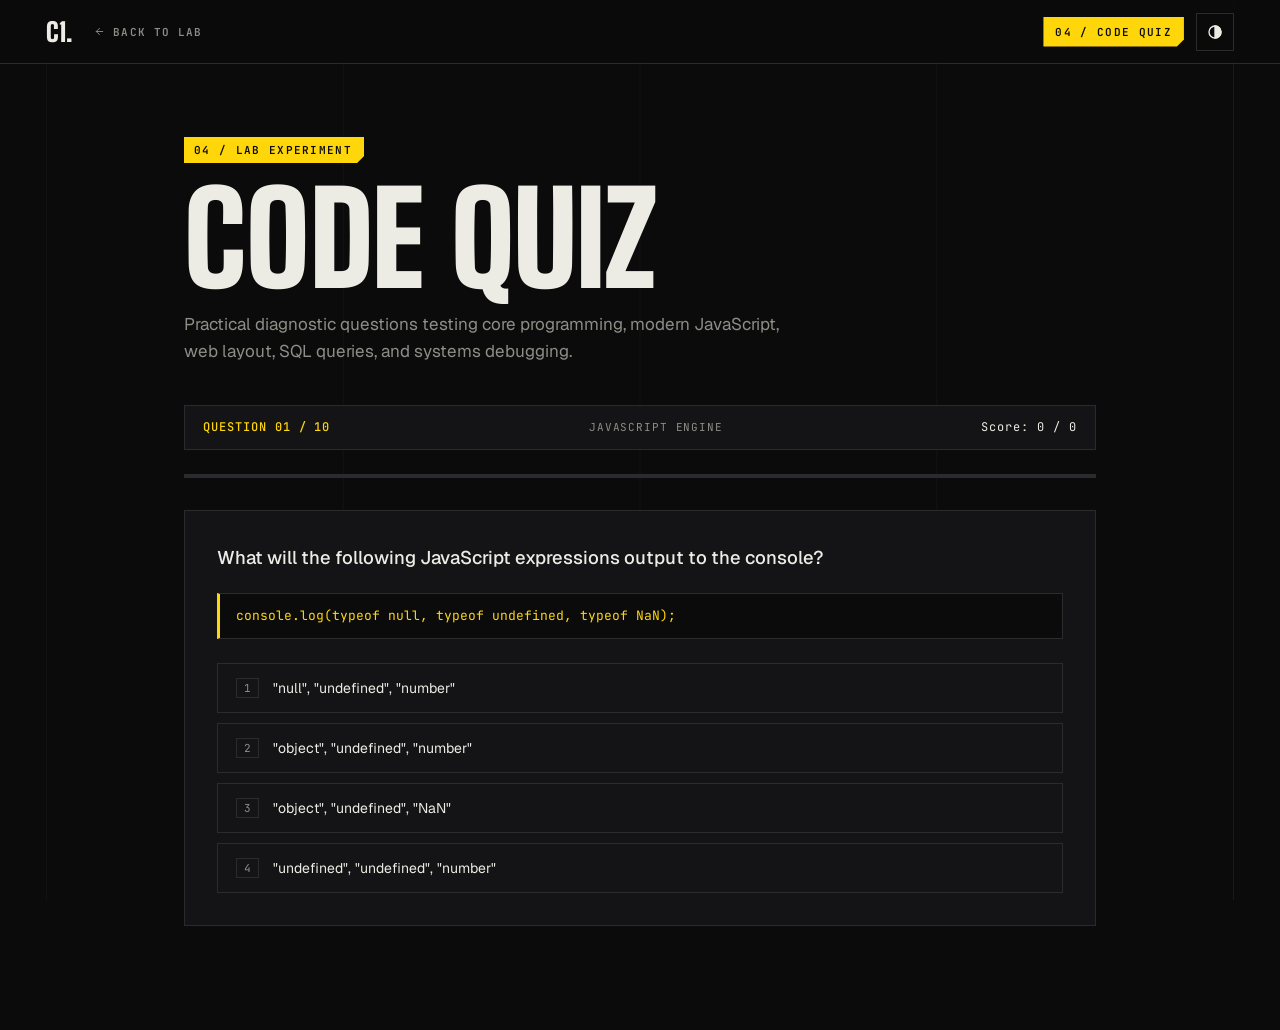
<file: code-quiz.html>
<!DOCTYPE html>
<html lang="en">
<head>
    <meta charset="UTF-8">
    <meta name="viewport" content="width=device-width, initial-scale=1.0">
    <title>Code Quiz — cyper1van</title>
    <link rel="icon" type="image/png" href="favicon-64.png">
    <link rel="preconnect" href="https://fonts.googleapis.com">
    <link rel="preconnect" href="https://fonts.gstatic.com" crossorigin>
    <link href="https://fonts.googleapis.com/css2?family=DM+Sans:wght@400;500;600;700&family=Space+Grotesk:wght@400;500;600;700&family=IBM+Plex+Mono:wght@400;500&display=swap" rel="stylesheet">
    <script>const t=localStorage.getItem('theme');if(t)document.documentElement.dataset.theme=t;</script>
    <style>
        :root {
            --bg: #111310;
            --panel: #191c17;
            --line: #2c3028;
            --text: #f0f1e9;
            --muted: #a0a598;
            --lime: #d5fb78;
            --lime-dark: #1c2510;
            --red: #ff6b6b;
            --red-bg: rgba(255, 107, 107, 0.12);
            --green-bg: rgba(213, 251, 120, 0.12);
            --mono: 'IBM Plex Mono', monospace;
            --body: 'DM Sans', sans-serif;
            --heading: 'Space Grotesk', sans-serif;
        }

        [data-theme="light"] {
            --bg: #f5f4f0;
            --panel: #ffffff;
            --line: #ddd8d0;
            --text: #1a1d17;
            --muted: #5f6258;
            --lime: #4a8a14;
            --lime-dark: #ffffff;
            --red: #d32f2f;
            --red-bg: rgba(211, 47, 47, 0.08);
            --green-bg: rgba(74, 138, 20, 0.08);
        }

        * { box-sizing: border-box; margin: 0; padding: 0; }
        ::selection { background-color: var(--lime); color: var(--lime-dark); }

        body {
            background-color: var(--bg);
            color: var(--text);
            font-family: var(--body);
            line-height: 1.6;
            -webkit-font-smoothing: antialiased;
            min-height: 100vh;
            display: flex;
            flex-direction: column;
        }

        .topbar {
            border-bottom: 1px solid var(--line);
            padding: 1rem 2rem;
            display: flex;
            justify-content: space-between;
            align-items: center;
            background: var(--bg);
            position: sticky;
            top: 0;
            z-index: 100;
        }
        .topbar a {
            color: var(--muted);
            text-decoration: none;
            font-family: var(--mono);
            font-size: 12px;
            transition: color 0.2s ease;
            display: flex;
            align-items: center;
            gap: 0.5rem;
        }
        .topbar a:hover { color: var(--lime); }
        .topbar-right {
            display: flex;
            align-items: center;
            gap: 12px;
        }
        .topbar-title {
            font-family: var(--mono);
            font-size: 12px;
            letter-spacing: 0.08em;
            text-transform: uppercase;
            color: var(--text);
        }
        .theme-toggle-btn {
            background: none;
            border: 1px solid var(--line);
            border-radius: 50%;
            width: 28px;
            height: 28px;
            color: var(--muted);
            cursor: pointer;
            display: flex;
            align-items: center;
            justify-content: center;
            font-size: 13px;
            transition: border-color .2s, color .2s;
        }
        .theme-toggle-btn:hover { border-color: var(--lime); color: var(--lime); }

        .container {
            max-width: 820px;
            margin: 0 auto;
            padding: 3rem 1.5rem 5rem;
            width: 100%;
            flex: 1;
        }

        .eyebrow {
            font-family: var(--mono);
            font-size: 10px;
            letter-spacing: 0.1em;
            text-transform: uppercase;
            color: var(--lime);
            margin-bottom: 0.75rem;
            display: block;
        }

        h1 {
            font-family: var(--heading);
            font-size: clamp(2rem, 5vw, 2.75rem);
            font-weight: 600;
            line-height: 1.15;
            margin-bottom: 0.5rem;
            letter-spacing: -0.02em;
        }

        .subtitle {
            color: var(--muted);
            font-size: 1rem;
            margin-bottom: 2rem;
        }

        /* Tracker bar */
        .tracker-bar {
            display: flex;
            justify-content: space-between;
            align-items: center;
            background: var(--panel);
            border: 1px solid var(--line);
            border-radius: 6px;
            padding: 12px 18px;
            margin-bottom: 1.5rem;
            font-family: var(--mono);
            font-size: 12px;
        }
        .tracker-step {
            color: var(--lime);
            font-weight: 500;
        }
        .tracker-category {
            color: var(--muted);
            letter-spacing: 0.06em;
            text-transform: uppercase;
            font-size: 11px;
        }
        .tracker-score {
            color: var(--text);
            display: inline-block;
        }

        /* Progress Bar */
        .progress-line {
            width: 100%;
            height: 4px;
            background: var(--line);
            border-radius: 2px;
            margin-bottom: 2rem;
            overflow: hidden;
        }
        .progress-fill {
            height: 100%;
            background: var(--lime);
            width: 0%;
            transition: width 0.3s ease;
        }

        /* Quiz Card */
        .quiz-card {
            background: var(--panel);
            border: 1px solid var(--line);
            border-radius: 6px;
            padding: 2rem;
            margin-bottom: 1.5rem;
            transition: border-color 0.3s ease;
        }
        .quiz-q {
            font-size: 1.15rem;
            font-weight: 500;
            line-height: 1.6;
            margin-bottom: 1.25rem;
            color: var(--text);
        }
        .code-box {
            background: rgba(0, 0, 0, 0.25);
            border: 1px solid var(--line);
            border-radius: 4px;
            padding: 12px 16px;
            font-family: var(--mono);
            font-size: 13px;
            color: var(--lime);
            margin: 0.75rem 0 1.25rem;
            overflow-x: auto;
            white-space: pre-wrap;
        }
        [data-theme="light"] .code-box {
            background: rgba(0, 0, 0, 0.04);
            color: #2b5608;
        }

        /* Options */
        .options-grid {
            display: grid;
            grid-template-columns: 1fr;
            gap: 10px;
            margin-top: 1.5rem;
        }
        .option-btn {
            display: flex;
            align-items: center;
            gap: 14px;
            padding: 14px 18px;
            background: rgba(25, 28, 23, 0.4);
            border: 1px solid var(--line);
            border-radius: 5px;
            color: var(--text);
            font-size: 14px;
            font-family: var(--body);
            text-align: left;
            cursor: pointer;
            transition: border-color 0.2s, background-color 0.2s, transform 0.15s;
        }
        [data-theme="light"] .option-btn {
            background: rgba(255, 255, 255, 0.7);
        }
        .option-btn:hover:not(:disabled) {
            border-color: var(--lime);
            transform: translateX(4px);
            background: rgba(213, 251, 120, 0.04);
        }
        .option-key {
            font-family: var(--mono);
            font-size: 11px;
            color: var(--muted);
            border: 1px solid var(--line);
            border-radius: 3px;
            padding: 2px 7px;
            flex-shrink: 0;
        }
        .option-btn:hover:not(:disabled) .option-key {
            border-color: var(--lime);
            color: var(--lime);
        }
        .option-text {
            flex: 1;
        }

        /* Answer states */
        .option-btn.correct {
            border-color: var(--lime) !important;
            background: var(--green-bg) !important;
            color: var(--lime) !important;
        }
        .option-btn.wrong {
            border-color: var(--red) !important;
            background: var(--red-bg) !important;
            color: var(--red) !important;
        }
        .option-btn:disabled {
            cursor: default;
            opacity: 0.9;
        }

        /* Explanation Box */
        .explanation-card {
            display: none;
            background: var(--panel);
            border: 1px solid var(--line);
            border-radius: 6px;
            padding: 1.5rem;
            margin-top: 1.5rem;
            animation: fadeIn 0.3s ease;
        }
        .explanation-card.show {
            display: block;
        }
        .exp-head {
            font-family: var(--mono);
            font-size: 11px;
            letter-spacing: 0.08em;
            text-transform: uppercase;
            margin-bottom: 0.5rem;
            display: flex;
            align-items: center;
            gap: 8px;
        }
        .exp-head.correct-txt { color: var(--lime); }
        .exp-head.wrong-txt { color: var(--red); }
        .exp-body {
            font-size: 13.5px;
            color: var(--muted);
            line-height: 1.65;
            margin-bottom: 1.25rem;
        }
        .action-row {
            display: flex;
            justify-content: flex-end;
            margin-top: 1rem;
        }
        .action-btn {
            background: var(--lime);
            color: var(--lime-dark);
            border: none;
            font-family: var(--body);
            font-weight: 600;
            font-size: 13.5px;
            padding: 11px 22px;
            border-radius: 4px;
            cursor: pointer;
            transition: transform 0.2s, box-shadow 0.2s;
            display: inline-flex;
            align-items: center;
            gap: 8px;
        }
        .action-btn:hover {
            transform: translateY(-2px);
            box-shadow: 0 4px 16px rgba(213, 251, 120, 0.3);
        }

        /* Result View */
        .result-screen {
            display: none;
            background: var(--panel);
            border: 1px solid var(--line);
            border-radius: 6px;
            padding: 2.5rem 2rem;
            text-align: center;
            animation: resultFadeIn 0.4s cubic-bezier(.22,1,.36,1) both;
        }
        .result-score-big {
            font-family: var(--heading);
            font-size: 4rem;
            font-weight: 700;
            color: var(--lime);
            line-height: 1;
            margin: 1rem 0 0.5rem;
        }
        .result-eval {
            font-family: var(--mono);
            font-size: 13px;
            letter-spacing: 0.1em;
            text-transform: uppercase;
            color: var(--muted);
            margin-bottom: 2rem;
        }
        .result-stats-grid {
            display: grid;
            grid-template-columns: repeat(3, 1fr);
            gap: 12px;
            margin-bottom: 2rem;
        }
        .res-stat {
            background: rgba(0, 0, 0, 0.2);
            border: 1px solid var(--line);
            border-radius: 4px;
            padding: 1rem;
        }
        [data-theme="light"] .res-stat {
            background: rgba(0, 0, 0, 0.03);
        }
        .res-stat-label {
            font-family: var(--mono);
            font-size: 10px;
            color: var(--muted);
            text-transform: uppercase;
            margin-bottom: 4px;
        }
        .res-stat-val {
            font-family: var(--heading);
            font-size: 1.5rem;
            font-weight: 600;
            color: var(--text);
        }
        .result-actions {
            display: flex;
            justify-content: center;
            gap: 14px;
            flex-wrap: wrap;
        }
        .ghost-btn {
            background: none;
            border: 1px solid var(--line);
            color: var(--text);
            font-family: var(--body);
            font-size: 13.5px;
            font-weight: 500;
            padding: 11px 20px;
            border-radius: 4px;
            text-decoration: none;
            cursor: pointer;
            transition: border-color 0.2s, color 0.2s;
            display: inline-flex;
            align-items: center;
            gap: 6px;
        }
        .ghost-btn:hover {
            border-color: var(--lime);
            color: var(--lime);
        }

        .quiz-fade-out { animation: fadeOut 0.2s ease forwards; }
        .quiz-fade-in { animation: fadeIn 0.3s cubic-bezier(.22,1,.36,1) forwards; }
        @keyframes fadeOut { to { opacity:0; transform:translateX(-12px) } }
        @keyframes fadeIn { from { opacity:0; transform:translateX(12px) } to { opacity:1; transform:translateX(0) } }

        .code-entrance { animation: codeReveal 0.4s cubic-bezier(.22,1,.36,1) both; }
        @keyframes codeReveal { from { opacity:0; transform:translateY(8px) } to { opacity:1; transform:translateY(0) } }

        .score-bump { animation: scoreBump 0.3s cubic-bezier(.22,1,.36,1); }
        @keyframes scoreBump {
            0% { transform: scale(1); }
            50% { transform: scale(1.15); color: var(--lime); }
            100% { transform: scale(1); }
        }

        @keyframes resultFadeIn {
            from { opacity: 0; transform: translateY(12px); }
            to { opacity: 1; transform: translateY(0); }
        }

        @media (max-width: 600px) {
            .container { padding: 2rem 1rem; }
            .quiz-card { padding: 1.5rem 1.25rem; }
            .result-stats-grid { grid-template-columns: 1fr; }
            .tracker-bar { flex-direction: column; align-items: flex-start; gap: 6px; }
        }

        @media(prefers-reduced-motion:reduce){*{transition:none!important;animation:none!important}}
        .ui-arrow{display:inline-block;width:1em;height:1em;vertical-align:-0.15em;stroke:currentColor;fill:none;flex-shrink:0;pointer-events:none}
    </style>
<link href="https://fonts.googleapis.com/css2?family=Big+Shoulders+Display:wght@700..900&family=Geist:wght@400..700&family=JetBrains+Mono:wght@400..600&display=swap" rel="stylesheet"><link rel="stylesheet" href="labs-kit.css?v=2"><script>(function(){try{if(localStorage.getItem("design")!=="classic")document.documentElement.classList.add("rd")}catch(e){document.documentElement.classList.add("rd")}})()</script>
</head>
<body>

    <header class="topbar">
        <a href="index.html#lab"><span><svg class="ui-arrow ui-arrow-left" viewBox="0 0 24 24" width="1em" height="1em" fill="none" stroke="currentColor" stroke-width="2" stroke-linecap="round" stroke-linejoin="round" aria-hidden="true"><line x1="19" y1="12" x2="5" y2="12"/><polyline points="12 19 5 12 12 5"/></svg></span> Back to Lab</a>
        <div class="topbar-right">
            <div class="topbar-title">04 / Code Quiz</div>
            <button class="theme-toggle-btn" id="theme-btn" aria-label="Toggle theme">☀</button>
        </div>
    </header>

    <main class="container">
        <header>
            <span class="eyebrow">04 / LAB EXPERIMENT</span>
            <h1>Code Quiz</h1>
            <p class="subtitle">Practical diagnostic questions testing core programming, modern JavaScript, web layout, SQL queries, and systems debugging.</p>
        </header>

        <div id="quiz-area">
            <div class="tracker-bar">
                <span class="tracker-step" id="tracker-step">QUESTION 01 / 10</span>
                <span class="tracker-category" id="tracker-category">JAVASCRIPT ENGINE</span>
                <span class="tracker-score" id="tracker-score">Score: 0 / 0</span>
            </div>

            <div class="progress-line">
                <div class="progress-fill" id="progress-fill"></div>
            </div>

            <article class="quiz-card">
                <p class="quiz-q" id="quiz-q"></p>
                <div class="code-box" id="quiz-code" style="display:none"></div>
                <div class="options-grid" id="options-grid"></div>
            </article>

            <div class="explanation-card" id="explanation-card">
                <div class="exp-head" id="exp-status"></div>
                <p class="exp-body" id="exp-text"></p>
                <div class="action-row">
                    <button class="action-btn" id="next-btn">Next Question <span><svg class="ui-arrow ui-arrow-right" viewBox="0 0 24 24" width="1em" height="1em" fill="none" stroke="currentColor" stroke-width="2" stroke-linecap="round" stroke-linejoin="round" aria-hidden="true"><line x1="5" y1="12" x2="19" y2="12"/><polyline points="12 5 19 12 12 19"/></svg></span></button>
                </div>
            </div>
        </div>

        <div class="result-screen" id="result-screen">
            <span class="eyebrow">ASSESSMENT COMPLETE</span>
            <div class="result-score-big" id="res-score-pct">0%</div>
            <p class="result-eval" id="res-eval">EVALUATING PERFORMANCE...</p>

            <div class="result-stats-grid">
                <div class="res-stat">
                    <div class="res-stat-label">Correct Answers</div>
                    <div class="res-stat-val" id="res-correct">0 / 10</div>
                </div>
                <div class="res-stat">
                    <div class="res-stat-label">Accuracy</div>
                    <div class="res-stat-val" id="res-acc">0%</div>
                </div>
                <div class="res-stat">
                    <div class="res-stat-label">Personal Best</div>
                    <div class="res-stat-val" id="res-pb">0%</div>
                </div>
            </div>

            <div class="result-actions">
                <button class="action-btn" id="restart-btn">Retake Quiz</button>
                <a href="index.html#lab" class="ghost-btn">Back to Lab <svg class="ui-arrow ui-arrow-up-right" viewBox="0 0 24 24" width="1em" height="1em" fill="none" stroke="currentColor" stroke-width="2" stroke-linecap="round" stroke-linejoin="round" aria-hidden="true"><line x1="7" y1="17" x2="17" y2="7"/><polyline points="7 7 17 7 17 17"/></svg></a>
            </div>
        </div>
    </main>

    <script>
        const themeBtn = document.getElementById('theme-btn');
        if (themeBtn) {
            const curTheme = document.documentElement.dataset.theme || 'dark';
            themeBtn.textContent = curTheme === 'light' ? '☾' : '☀';
            themeBtn.addEventListener('click', () => {
                const next = (document.documentElement.dataset.theme || 'dark') === 'light' ? 'dark' : 'light';
                document.documentElement.dataset.theme = next;
                localStorage.setItem('theme', next);
                themeBtn.textContent = next === 'light' ? '☾' : '☀';
            });
        }

        const questions = [
            {
                category: "JavaScript Engine",
                question: "What will the following JavaScript expressions output to the console?",
                code: "console.log(typeof null, typeof undefined, typeof NaN);",
                options: [
                    '"null", "undefined", "number"',
                    '"object", "undefined", "number"',
                    '"object", "undefined", "NaN"',
                    '"undefined", "undefined", "number"'
                ],
                correctIndex: 1,
                explanation: 'typeof null returns "object" due to a historical bug in the first implementation of JavaScript that was retained for backward compatibility. typeof undefined is "undefined". NaN (Not a Number) is a numeric value representing an unrepresentable value in the IEEE 754 standard, so typeof NaN evaluates to "number".'
            },
            {
                category: "Event Loop & Microtasks",
                question: "In what order will the numbers be logged to the console by the JavaScript runtime?",
                code: "console.log(1);\nsetTimeout(() => console.log(2), 0);\nPromise.resolve().then(() => console.log(3));\nconsole.log(4);",
                options: [
                    "1, 2, 3, 4",
                    "1, 4, 2, 3",
                    "1, 4, 3, 2",
                    "1, 3, 4, 2"
                ],
                correctIndex: 2,
                explanation: "Synchronous code executes first (1, then 4). Microtasks (Promise callbacks) execute immediately after the synchronous execution stack empties before any rendering or macrotasks (3). Macrotasks (setTimeout) execute on the subsequent event loop tick (2). Thus: 1, 4, 3, 2."
            },
            {
                category: "React State & Batches",
                question: "Why does clicking the button in this React component only increase count by 1 instead of 3?",
                code: "function Counter() {\n  const [count, setCount] = useState(0);\n  function handleClick() {\n    setCount(count + 1);\n    setCount(count + 1);\n    setCount(count + 1);\n  }\n  return <button onClick={handleClick}>{count}</button>;\n}",
                options: [
                    "React batches updates and count is captured by closure from the current render (0 + 1 each call)",
                    "React ignores consecutive setState calls inside the same event handler",
                    "State variables can only be incremented once per animation frame",
                    "useState variables are read-only and require useRef to mutate sequentially"
                ],
                correctIndex: 0,
                explanation: "Inside the handleClick closure, count is captured with the value 0. Each setCount(count + 1) schedules the next state to be 0 + 1 = 1. To calculate updates sequentially based on previous state, you must pass an updater function: setCount(prev => prev + 1)."
            },
            {
                category: "CSS Layout Engine",
                question: "Under standard browser layout with box-sizing: border-box, what is the total rendered width of this box?",
                code: ".box {\n  box-sizing: border-box;\n  width: 200px;\n  padding: 15px;\n  border: 5px solid #2c3028;\n  margin: 10px;\n}",
                options: [
                    "240px",
                    "220px",
                    "260px",
                    "200px"
                ],
                correctIndex: 3,
                explanation: "With box-sizing: border-box, the specified width of 200px already includes the padding (15px × 2) and border (5px × 2). The inner content area shrinks to 160px so the total rendered element width remains exactly 200px. Margin sits outside the box."
            },
            {
                category: "SQL Data Query",
                question: "Which clause must be used to filter grouped query records AFTER an aggregate calculation?",
                code: "SELECT department_id, COUNT(*) AS emp_count\nFROM employees\nGROUP BY department_id\n______ COUNT(*) >= 5;",
                options: [
                    "WHERE",
                    "HAVING",
                    "FILTER",
                    "ORDER BY"
                ],
                correctIndex: 1,
                explanation: "WHERE filters rows before any grouping or aggregation takes place. HAVING is specifically evaluated after the GROUP BY clause to filter groups based on aggregate results (such as COUNT(*), SUM, or AVG)."
            },
            {
                category: "Python Functions",
                question: "What is the output of executing the following Python code?",
                code: "def append_item(item, target_list=[]):\n    target_list.append(item)\n    return target_list\n\nprint(append_item('A'))\nprint(append_item('B'))",
                options: [
                    "['A'] followed by ['B']",
                    "['A'] followed by ['B', 'A']",
                    "['A'] followed by ['A', 'B']",
                    "Raises a TypeError"
                ],
                correctIndex: 2,
                explanation: "In Python, default parameter arguments are evaluated only once when the function is defined, not upon each call. Because target_list defaults to a mutable list [], the exact same list instance is mutated across subsequent calls."
            },
            {
                category: "HTTP & REST Architecture",
                question: "A RESTful API successfully processes a POST request and creates a new database record. Which HTTP status code is the most semantically accurate response?",
                code: "POST /api/v1/servers HTTP/1.1\nHost: infra.lan\nContent-Type: application/json\n\nResponse:\nHTTP/1.1 ___ _______",
                options: [
                    "201 Created",
                    "200 OK",
                    "204 No Content",
                    "202 Accepted"
                ],
                correctIndex: 0,
                explanation: "201 Created signifies that the request succeeded and led to the creation of a new resource on the server. 200 OK is general success, 204 indicates success with no response body, and 202 means the request was accepted for asynchronous processing but not yet completed."
            },
            {
                category: "Git Version Control",
                question: "Which command safely shelves uncommitted local working directory changes so you can pull or switch branches cleanly?",
                code: "# Shelve local uncommitted working tree modifications\n$ git _________\n$ git pull origin main\n$ git _________ pop",
                options: [
                    "revert",
                    "reset",
                    "cherry-pick",
                    "stash"
                ],
                correctIndex: 3,
                explanation: "git stash takes your uncommitted changes (both staged and unstaged), saves them on a local stack, and restores your working copy to match HEAD. git stash pop reapplies those shelved changes and removes them from the stash stack."
            },
            {
                category: "CSS Flexbox Model",
                question: "In a Flexbox container with flex-direction: row, which property aligns items along the CROSS (vertical) axis?",
                code: ".flex-container {\n  display: flex;\n  flex-direction: row;\n  justify-content: space-between; /* Main axis */\n  ____________: center;          /* Cross axis */\n}",
                options: [
                    "justify-items",
                    "align-items",
                    "align-self",
                    "content-align"
                ],
                correctIndex: 1,
                explanation: "In Flexbox, justify-content distributes items along the main axis (horizontal in flex-direction: row), while align-items aligns items along the cross axis (vertical). justify-items has no effect in flex layouts."
            },
            {
                category: "Data Structures & Complexity",
                question: "What is the average time complexity of looking up a key in a hash table (hash map) with an effective hash function?",
                code: "Operation: map.get(key)\nHash Table with low collision rate\nAverage Time Complexity: ?",
                options: [
                    "O(log n) — Logarithmic Time",
                    "O(n) — Linear Time",
                    "O(1) — Constant Time",
                    "O(n log n) — Linearithmic Time"
                ],
                correctIndex: 2,
                explanation: "With a uniform hashing distribution and low load factor, hash table lookups compute the key's hash and access the bucket index directly in O(1) constant average time. Only in the worst-case scenario (severe hash collisions) does it degrade to O(n)."
            }
        ];

        let currentIndex = 0;
        let score = 0;
        let answered = false;
        let isTransitioning = false;

        const trackerStep = document.getElementById('tracker-step');
        const trackerCategory = document.getElementById('tracker-category');
        const trackerScore = document.getElementById('tracker-score');
        const progressFill = document.getElementById('progress-fill');
        const quizCard = document.querySelector('.quiz-card');
        const quizQ = document.getElementById('quiz-q');
        const quizCode = document.getElementById('quiz-code');
        const optionsGrid = document.getElementById('options-grid');
        const expCard = document.getElementById('explanation-card');
        const expStatus = document.getElementById('exp-status');
        const expText = document.getElementById('exp-text');
        const nextBtn = document.getElementById('next-btn');

        const quizArea = document.getElementById('quiz-area');
        const resultScreen = document.getElementById('result-screen');
        const resScorePct = document.getElementById('res-score-pct');
        const resEval = document.getElementById('res-eval');
        const resCorrect = document.getElementById('res-correct');
        const resAcc = document.getElementById('res-acc');
        const resPb = document.getElementById('res-pb');
        const restartBtn = document.getElementById('restart-btn');

        function loadQuestion(idx) {
            answered = false;
            expCard.classList.remove('show');
            const q = questions[idx];

            const stepNum = idx + 1 < 10 ? `0${idx + 1}` : `${idx + 1}`;
            const totalNum = questions.length < 10 ? `0${questions.length}` : `${questions.length}`;
            trackerStep.textContent = `QUESTION ${stepNum} / ${totalNum}`;
            trackerCategory.textContent = q.category;
            trackerScore.textContent = `Score: ${score} / ${idx}`;
            progressFill.style.width = `${(idx / questions.length) * 100}%`;

            quizQ.textContent = q.question;
            if (q.code) {
                quizCode.style.display = 'block';
                quizCode.textContent = q.code;
                quizCode.classList.remove('code-entrance');
                void quizCode.offsetWidth;
                quizCode.classList.add('code-entrance');
            } else {
                quizCode.style.display = 'none';
                quizCode.classList.remove('code-entrance');
            }

            optionsGrid.innerHTML = '';
            q.options.forEach((opt, oIdx) => {
                const btn = document.createElement('button');
                btn.className = 'option-btn';
                btn.innerHTML = `<span class="option-key">${oIdx + 1}</span><span class="option-text">${opt}</span>`;
                btn.addEventListener('click', () => handleAnswer(oIdx));
                optionsGrid.appendChild(btn);
            });
        }

        function handleAnswer(selectedIdx) {
            if (answered) return;
            answered = true;

            const q = questions[currentIndex];
            const isCorrect = selectedIdx === q.correctIndex;
            if (isCorrect) {
                score++;
                trackerScore.classList.remove('score-bump');
                void trackerScore.offsetWidth;
                trackerScore.classList.add('score-bump');
            }

            trackerScore.textContent = `Score: ${score} / ${currentIndex + 1}`;

            const buttons = optionsGrid.querySelectorAll('.option-btn');
            buttons.forEach((btn, idx) => {
                btn.disabled = true;
                if (idx === q.correctIndex) {
                    btn.classList.add('correct');
                } else if (idx === selectedIdx) {
                    btn.classList.add('wrong');
                }
            });

            if (isCorrect) {
                expStatus.className = 'exp-head correct-txt';
                expStatus.textContent = '✓ CORRECT SOLUTION';
            } else {
                expStatus.className = 'exp-head wrong-txt';
                expStatus.textContent = '✕ INCORRECT SOLUTION';
            }
            expText.textContent = q.explanation;
            expCard.classList.add('show');

            if (currentIndex === questions.length - 1) {
                nextBtn.innerHTML = 'View Assessment <span><svg class="ui-arrow ui-arrow-right" viewBox="0 0 24 24" width="1em" height="1em" fill="none" stroke="currentColor" stroke-width="2" stroke-linecap="round" stroke-linejoin="round" aria-hidden="true"><line x1="5" y1="12" x2="19" y2="12"/><polyline points="12 5 19 12 12 19"/></svg></span>';
            } else {
                nextBtn.innerHTML = 'Next Question <span><svg class="ui-arrow ui-arrow-right" viewBox="0 0 24 24" width="1em" height="1em" fill="none" stroke="currentColor" stroke-width="2" stroke-linecap="round" stroke-linejoin="round" aria-hidden="true"><line x1="5" y1="12" x2="19" y2="12"/><polyline points="12 5 19 12 12 19"/></svg></span>';
            }
        }

        nextBtn.addEventListener('click', () => {
            if (isTransitioning) return;
            if (currentIndex < questions.length - 1) {
                isTransitioning = true;
                quizCard.classList.remove('quiz-fade-in');
                quizCard.classList.add('quiz-fade-out');
                setTimeout(() => {
                    currentIndex++;
                    loadQuestion(currentIndex);
                    quizCard.classList.remove('quiz-fade-out');
                    quizCard.classList.add('quiz-fade-in');
                    isTransitioning = false;
                }, 200);
            } else {
                showResults();
            }
        });

        function showResults() {
            quizArea.style.display = 'none';
            resultScreen.style.display = 'block';

            const pct = Math.round((score / questions.length) * 100);
            resScorePct.textContent = `${pct}%`;
            resCorrect.textContent = `${score} / ${questions.length}`;
            resAcc.textContent = `${pct}%`;

            let evalText = "SYSTEM ARCHITECT — Exceptional mastery of core concepts and diagnostics.";
            if (pct < 50) {
                evalText = "JUNIOR TECHNICIAN — Good foundation, keep practicing core mechanics.";
            } else if (pct < 80) {
                evalText = "FIELD ENGINEER — Solid practical programming and troubleshooting knowledge.";
            }
            resEval.textContent = evalText;

            const storedPb = parseInt(localStorage.getItem('codeQuizBest') || '0', 10);
            const newPb = Math.max(storedPb, pct);
            localStorage.setItem('codeQuizBest', newPb.toString());
            resPb.textContent = `${newPb}%`;
        }

        restartBtn.addEventListener('click', () => {
            score = 0;
            currentIndex = 0;
            isTransitioning = false;
            resultScreen.style.display = 'none';
            quizArea.style.display = 'block';
            quizCard.classList.remove('quiz-fade-out');
            quizCard.classList.remove('quiz-fade-in');
            loadQuestion(0);
        });

        // Keyboard shortcuts (1, 2, 3, 4, Enter)
        window.addEventListener('keydown', (e) => {
            if (!answered && (e.key === '1' || e.key === '2' || e.key === '3' || e.key === '4')) {
                const idx = parseInt(e.key, 10) - 1;
                const buttons = optionsGrid.querySelectorAll('.option-btn');
                if (buttons[idx]) buttons[idx].click();
            } else if (answered && e.key === 'Enter') {
                nextBtn.click();
            }
        });

        loadQuestion(0);
    </script>
</body>
</html>
</file>
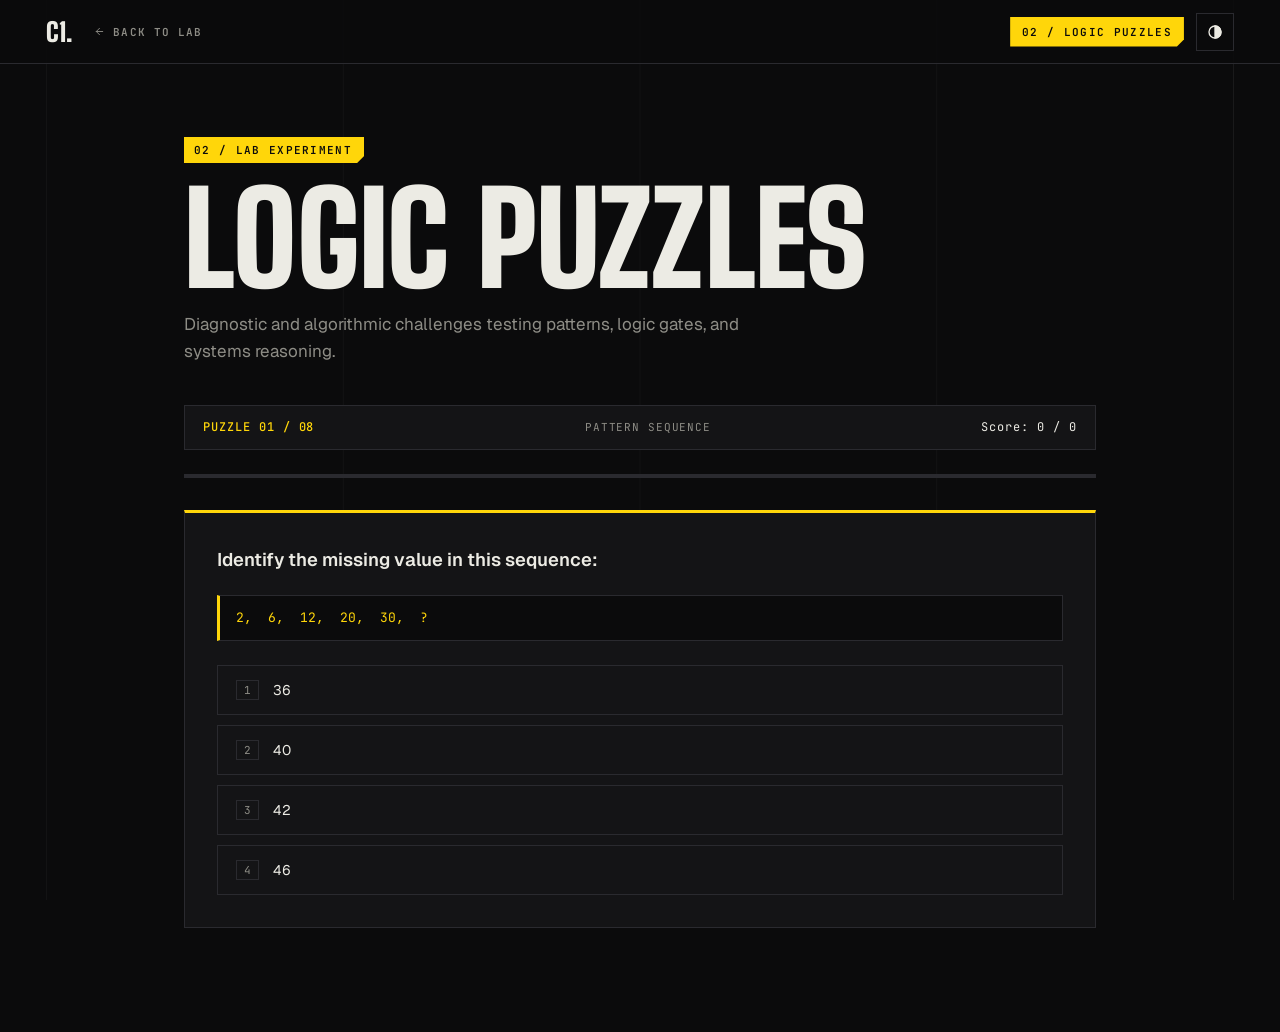
<file: logic-puzzles.html>
<!DOCTYPE html>
<html lang="en">
<head>
    <meta charset="UTF-8">
    <meta name="viewport" content="width=device-width, initial-scale=1.0">
    <title>Logic Puzzles — cyper1van</title>
    <link rel="icon" type="image/png" href="favicon-64.png">
    <link rel="preconnect" href="https://fonts.googleapis.com">
    <link rel="preconnect" href="https://fonts.gstatic.com" crossorigin>
    <link href="https://fonts.googleapis.com/css2?family=DM+Sans:wght@400;500;600;700&family=Space+Grotesk:wght@400;500;600;700&family=IBM+Plex+Mono:wght@400;500&display=swap" rel="stylesheet">
    <script>const t=localStorage.getItem('theme');if(t)document.documentElement.dataset.theme=t;</script>
    <style>
        :root {
            --bg: #111310;
            --panel: #191c17;
            --line: #2c3028;
            --text: #f0f1e9;
            --muted: #a0a598;
            --lime: #d5fb78;
            --lime-dark: #1c2510;
            --red: #ff6b6b;
            --red-bg: rgba(255, 107, 107, 0.12);
            --green-bg: rgba(213, 251, 120, 0.12);
            --mono: 'IBM Plex Mono', monospace;
            --body: 'DM Sans', sans-serif;
            --heading: 'Space Grotesk', sans-serif;
        }

        [data-theme="light"] {
            --bg: #f5f4f0;
            --panel: #ffffff;
            --line: #ddd8d0;
            --text: #1a1d17;
            --muted: #5f6258;
            --lime: #4a8a14;
            --lime-dark: #ffffff;
            --red: #d32f2f;
            --red-bg: rgba(211, 47, 47, 0.08);
            --green-bg: rgba(74, 138, 20, 0.08);
        }

        * { box-sizing: border-box; margin: 0; padding: 0; }
        ::selection { background-color: var(--lime); color: var(--lime-dark); }

        body {
            background-color: var(--bg);
            color: var(--text);
            font-family: var(--body);
            line-height: 1.6;
            -webkit-font-smoothing: antialiased;
            min-height: 100vh;
            display: flex;
            flex-direction: column;
        }

        .topbar {
            border-bottom: 1px solid var(--line);
            padding: 1rem 2rem;
            display: flex;
            justify-content: space-between;
            align-items: center;
            background: var(--bg);
            position: sticky;
            top: 0;
            z-index: 100;
        }
        .topbar a {
            color: var(--muted);
            text-decoration: none;
            font-family: var(--mono);
            font-size: 12px;
            transition: color 0.2s ease;
            display: flex;
            align-items: center;
            gap: 0.5rem;
        }
        .topbar a:hover { color: var(--lime); }
        .topbar-right {
            display: flex;
            align-items: center;
            gap: 12px;
        }
        .topbar-title {
            font-family: var(--mono);
            font-size: 12px;
            letter-spacing: 0.08em;
            text-transform: uppercase;
            color: var(--text);
        }
        .theme-toggle-btn {
            background: none;
            border: 1px solid var(--line);
            border-radius: 50%;
            width: 28px;
            height: 28px;
            color: var(--muted);
            cursor: pointer;
            display: flex;
            align-items: center;
            justify-content: center;
            font-size: 13px;
            transition: border-color .2s, color .2s;
        }
        .theme-toggle-btn:hover { border-color: var(--lime); color: var(--lime); }

        .container {
            max-width: 820px;
            margin: 0 auto;
            padding: 3rem 1.5rem 5rem;
            width: 100%;
            flex: 1;
        }

        .eyebrow {
            font-family: var(--mono);
            font-size: 10px;
            letter-spacing: 0.1em;
            text-transform: uppercase;
            color: var(--lime);
            margin-bottom: 0.75rem;
            display: block;
        }

        h1 {
            font-family: var(--heading);
            font-size: clamp(2rem, 5vw, 2.75rem);
            font-weight: 600;
            line-height: 1.15;
            margin-bottom: 0.5rem;
            letter-spacing: -0.02em;
        }

        .subtitle {
            color: var(--muted);
            font-size: 1rem;
            margin-bottom: 2rem;
        }

        /* Tracker bar */
        .tracker-bar {
            display: flex;
            justify-content: space-between;
            align-items: center;
            background: var(--panel);
            border: 1px solid var(--line);
            border-radius: 6px;
            padding: 12px 18px;
            margin-bottom: 1.5rem;
            font-family: var(--mono);
            font-size: 12px;
        }
        .tracker-step {
            color: var(--lime);
            font-weight: 500;
        }
        .tracker-category {
            color: var(--muted);
            letter-spacing: 0.06em;
            text-transform: uppercase;
            font-size: 11px;
        }
        .tracker-score {
            color: var(--text);
        }

        /* Progress Bar */
        .progress-line {
            width: 100%;
            height: 4px;
            background: var(--line);
            border-radius: 2px;
            margin-bottom: 2rem;
            overflow: hidden;
        }
        .progress-fill {
            height: 100%;
            background: var(--lime);
            width: 0%;
            transition: width 0.3s ease;
        }

        /* Puzzle Card */
        .puzzle-card {
            background: var(--panel);
            border: 1px solid var(--line);
            border-radius: 6px;
            padding: 2rem;
            margin-bottom: 1.5rem;
            transition: border-color 0.3s ease;
        }
        .puzzle-q {
            font-size: 1.15rem;
            font-weight: 500;
            line-height: 1.6;
            margin-bottom: 1.25rem;
            color: var(--text);
        }
        .code-box {
            background: rgba(0, 0, 0, 0.25);
            border: 1px solid var(--line);
            border-radius: 4px;
            padding: 12px 16px;
            font-family: var(--mono);
            font-size: 13px;
            color: var(--lime);
            margin: 0.75rem 0 1.25rem;
            overflow-x: auto;
            white-space: pre-wrap;
        }
        [data-theme="light"] .code-box {
            background: rgba(0, 0, 0, 0.04);
            color: #2b5608;
        }

        /* Options */
        .options-grid {
            display: grid;
            grid-template-columns: 1fr;
            gap: 10px;
            margin-top: 1.5rem;
        }
        .option-btn {
            display: flex;
            align-items: center;
            gap: 14px;
            padding: 14px 18px;
            background: rgba(25, 28, 23, 0.4);
            border: 1px solid var(--line);
            border-radius: 5px;
            color: var(--text);
            font-size: 14px;
            font-family: var(--body);
            text-align: left;
            cursor: pointer;
            transition: border-color 0.2s, background-color 0.2s, transform 0.15s;
        }
        [data-theme="light"] .option-btn {
            background: rgba(255, 255, 255, 0.7);
        }
        .option-btn:hover:not(:disabled) {
            border-color: var(--lime);
            transform: translateX(4px);
            background: rgba(213, 251, 120, 0.04);
        }
        .option-key {
            font-family: var(--mono);
            font-size: 11px;
            color: var(--muted);
            border: 1px solid var(--line);
            border-radius: 3px;
            padding: 2px 7px;
            flex-shrink: 0;
        }
        .option-btn:hover:not(:disabled) .option-key {
            border-color: var(--lime);
            color: var(--lime);
        }
        .option-text {
            flex: 1;
        }

        /* Answer states */
        .option-btn.correct {
            border-color: var(--lime) !important;
            background: var(--green-bg) !important;
            color: var(--lime) !important;
        }
        .option-btn.wrong {
            border-color: var(--red) !important;
            background: var(--red-bg) !important;
            color: var(--red) !important;
        }
        .option-btn:disabled {
            cursor: default;
            opacity: 0.9;
        }

        /* Explanation Box */
        .explanation-card {
            display: none;
            background: var(--panel);
            border: 1px solid var(--line);
            border-radius: 6px;
            padding: 1.5rem;
            margin-top: 1.5rem;
            animation: fadeIn 0.3s ease;
        }
        .explanation-card.show {
            display: block;
        }
        .exp-head {
            font-family: var(--mono);
            font-size: 11px;
            letter-spacing: 0.08em;
            text-transform: uppercase;
            margin-bottom: 0.5rem;
            display: flex;
            align-items: center;
            gap: 8px;
        }
        .exp-head.correct-txt { color: var(--lime); }
        .exp-head.wrong-txt { color: var(--red); }
        .exp-body {
            font-size: 13.5px;
            color: var(--muted);
            line-height: 1.65;
            margin-bottom: 1.25rem;
        }
        .action-row {
            display: flex;
            justify-content: flex-end;
            margin-top: 1rem;
        }
        .action-btn {
            background: var(--lime);
            color: var(--lime-dark);
            border: none;
            font-family: var(--body);
            font-weight: 600;
            font-size: 13.5px;
            padding: 11px 22px;
            border-radius: 4px;
            cursor: pointer;
            transition: transform 0.2s, box-shadow 0.2s;
            display: inline-flex;
            align-items: center;
            gap: 8px;
        }
        .action-btn:hover {
            transform: translateY(-2px);
            box-shadow: 0 4px 16px rgba(213, 251, 120, 0.3);
        }

        /* Result View */
        .result-screen {
            display: none;
            background: var(--panel);
            border: 1px solid var(--line);
            border-radius: 6px;
            padding: 2.5rem 2rem;
            text-align: center;
            animation: fadeUp 0.4s cubic-bezier(.22,1,.36,1) forwards;
        }
        .result-score-big {
            font-family: var(--heading);
            font-size: 4rem;
            font-weight: 700;
            color: var(--lime);
            line-height: 1;
            margin: 1rem 0 0.5rem;
        }
        .result-eval {
            font-family: var(--mono);
            font-size: 13px;
            letter-spacing: 0.1em;
            text-transform: uppercase;
            color: var(--muted);
            margin-bottom: 2rem;
        }
        .result-stats-grid {
            display: grid;
            grid-template-columns: repeat(3, 1fr);
            gap: 12px;
            margin-bottom: 2rem;
        }
        .res-stat {
            background: rgba(0, 0, 0, 0.2);
            border: 1px solid var(--line);
            border-radius: 4px;
            padding: 1rem;
        }
        [data-theme="light"] .res-stat {
            background: rgba(0, 0, 0, 0.03);
        }
        .res-stat-label {
            font-family: var(--mono);
            font-size: 10px;
            color: var(--muted);
            text-transform: uppercase;
            margin-bottom: 4px;
        }
        .res-stat-val {
            font-family: var(--heading);
            font-size: 1.5rem;
            font-weight: 600;
            color: var(--text);
        }
        .result-actions {
            display: flex;
            justify-content: center;
            gap: 14px;
            flex-wrap: wrap;
        }
        .ghost-btn {
            background: none;
            border: 1px solid var(--line);
            color: var(--text);
            font-family: var(--body);
            font-size: 13.5px;
            font-weight: 500;
            padding: 11px 20px;
            border-radius: 4px;
            text-decoration: none;
            cursor: pointer;
            transition: border-color 0.2s, color 0.2s;
            display: inline-flex;
            align-items: center;
            gap: 6px;
        }
        .ghost-btn:hover {
            border-color: var(--lime);
            color: var(--lime);
        }

        .quiz-fade-out { animation: fadeOut 0.2s ease forwards; }
        .quiz-fade-in { animation: fadeIn 0.3s cubic-bezier(.22,1,.36,1) forwards; }
        @keyframes fadeOut { to { opacity:0; transform:translateX(-12px) } }
        @keyframes fadeIn { from { opacity:0; transform:translateX(12px) } to { opacity:1; transform:translateX(0) } }

        .answer-pulse { animation: answerPulse 0.3s cubic-bezier(.22,1,.36,1); }
        @keyframes answerPulse { 50% { transform: scale(1.03) } }

        @keyframes fadeUp {
            from { opacity: 0; transform: translateY(20px); }
            to { opacity: 1; transform: translateY(0); }
        }

        @media (max-width: 600px) {
            .container { padding: 2rem 1rem; }
            .puzzle-card { padding: 1.5rem 1.25rem; }
            .result-stats-grid { grid-template-columns: 1fr; }
            .tracker-bar { flex-direction: column; align-items: flex-start; gap: 6px; }
        }

        @media(prefers-reduced-motion:reduce){*{transition:none!important;animation:none!important}}
        .ui-arrow{display:inline-block;width:1em;height:1em;vertical-align:-0.15em;stroke:currentColor;fill:none;flex-shrink:0;pointer-events:none}
    </style>
<link href="https://fonts.googleapis.com/css2?family=Big+Shoulders+Display:wght@700..900&family=Geist:wght@400..700&family=JetBrains+Mono:wght@400..600&display=swap" rel="stylesheet"><link rel="stylesheet" href="labs-kit.css?v=2"><script>(function(){try{if(localStorage.getItem("design")!=="classic")document.documentElement.classList.add("rd")}catch(e){document.documentElement.classList.add("rd")}})()</script>
</head>
<body>

    <header class="topbar">
        <a href="index.html#lab"><span><svg class="ui-arrow ui-arrow-left" viewBox="0 0 24 24" width="1em" height="1em" fill="none" stroke="currentColor" stroke-width="2" stroke-linecap="round" stroke-linejoin="round" aria-hidden="true"><line x1="19" y1="12" x2="5" y2="12"/><polyline points="12 19 5 12 12 5"/></svg></span> Back to Lab</a>
        <div class="topbar-right">
            <div class="topbar-title">02 / Logic Puzzles</div>
            <button class="theme-toggle-btn" id="theme-btn" aria-label="Toggle theme">☀</button>
        </div>
    </header>

    <main class="container">
        <header>
            <span class="eyebrow">02 / LAB EXPERIMENT</span>
            <h1>Logic Puzzles</h1>
            <p class="subtitle">Diagnostic and algorithmic challenges testing patterns, logic gates, and systems reasoning.</p>
        </header>

        <div id="quiz-area">
            <div class="tracker-bar">
                <span class="tracker-step" id="tracker-step">PUZZLE 01 / 08</span>
                <span class="tracker-category" id="tracker-category">SEQUENCE REASONING</span>
                <span class="tracker-score" id="tracker-score">Score: 0 / 0</span>
            </div>

            <div class="progress-line">
                <div class="progress-fill" id="progress-fill"></div>
            </div>

            <article class="puzzle-card" id="puzzle-card">
                <p class="puzzle-q" id="puzzle-q"></p>
                <div class="code-box" id="puzzle-code" style="display:none"></div>
                <div class="options-grid" id="options-grid"></div>
            </article>

            <div class="explanation-card" id="explanation-card">
                <div class="exp-head" id="exp-status"></div>
                <p class="exp-body" id="exp-text"></p>
                <div class="action-row">
                    <button class="action-btn" id="next-btn">Next Puzzle <span><svg class="ui-arrow ui-arrow-right" viewBox="0 0 24 24" width="1em" height="1em" fill="none" stroke="currentColor" stroke-width="2" stroke-linecap="round" stroke-linejoin="round" aria-hidden="true"><line x1="5" y1="12" x2="19" y2="12"/><polyline points="12 5 19 12 12 19"/></svg></span></button>
                </div>
            </div>
        </div>

        <div class="result-screen" id="result-screen">
            <span class="eyebrow">DIAGNOSTIC COMPLETE</span>
            <div class="result-score-big" id="res-score-pct">0%</div>
            <p class="result-eval" id="res-eval">EVALUATING PERFORMANCE...</p>

            <div class="result-stats-grid">
                <div class="res-stat">
                    <div class="res-stat-label">Correct Answers</div>
                    <div class="res-stat-val" id="res-correct">0 / 8</div>
                </div>
                <div class="res-stat">
                    <div class="res-stat-label">Accuracy</div>
                    <div class="res-stat-val" id="res-acc">0%</div>
                </div>
                <div class="res-stat">
                    <div class="res-stat-label">Personal Best</div>
                    <div class="res-stat-val" id="res-pb">0%</div>
                </div>
            </div>

            <div class="result-actions">
                <button class="action-btn" id="restart-btn">Restart Puzzles</button>
                <a href="index.html#lab" class="ghost-btn">Back to Lab <svg class="ui-arrow ui-arrow-up-right" viewBox="0 0 24 24" width="1em" height="1em" fill="none" stroke="currentColor" stroke-width="2" stroke-linecap="round" stroke-linejoin="round" aria-hidden="true"><line x1="7" y1="17" x2="17" y2="7"/><polyline points="7 7 17 7 17 17"/></svg></a>
            </div>
        </div>
    </main>

    <script>
        const themeBtn = document.getElementById('theme-btn');
        if (themeBtn) {
            const curTheme = document.documentElement.dataset.theme || 'dark';
            themeBtn.textContent = curTheme === 'light' ? '☾' : '☀';
            themeBtn.addEventListener('click', () => {
                const next = (document.documentElement.dataset.theme || 'dark') === 'light' ? 'dark' : 'light';
                document.documentElement.dataset.theme = next;
                localStorage.setItem('theme', next);
                themeBtn.textContent = next === 'light' ? '☾' : '☀';
            });
        }

        const puzzles = [
            {
                category: "Pattern Sequence",
                question: "Identify the missing value in this sequence:",
                code: "2,  6,  12,  20,  30,  ?",
                options: [
                    "36",
                    "40",
                    "42",
                    "46"
                ],
                correctIndex: 2,
                explanation: "The pattern follows n × (n + 1): 1×2=2, 2×3=6, 3×4=12, 4×5=20, 5×6=30. The next term is 6 × 7 = 42. Alternatively, the differences between terms increment by 2: +4, +6, +8, +10, +12 (30 + 12 = 42)."
            },
            {
                category: "Boolean Logic Gate",
                question: "A technical monitoring system triggers an alarm under this condition:\n(NOT Sensor_A) OR (Sensor_B AND Sensor_C)\n\nIf Sensor_A = 1 (Active), Sensor_B = 1 (Active), and Sensor_C = 0 (Inactive), does the alarm trigger?",
                code: "Sensor_A = 1\nSensor_B = 1\nSensor_C = 0\nResult = (NOT Sensor_A) OR (Sensor_B AND Sensor_C)",
                options: [
                    "Alarm Triggers (Output = 1)",
                    "Alarm Does NOT Trigger (Output = 0)"
                ],
                correctIndex: 1,
                explanation: "Evaluate step-by-step: (NOT 1) evaluates to 0. (Sensor_B AND Sensor_C) evaluates to 1 AND 0 = 0. Finally, 0 OR 0 evaluates to 0. Therefore, the alarm does not trigger."
            },
            {
                category: "Network Hop Topology",
                question: "An IPv4 diagnostic packet originates on a host with initial Time-to-Live TTL = 64. It traverses 4 Layer 3 routers before reaching the destination host. What is the packet's TTL value upon arrival?",
                code: "Origin Host [TTL: 64] -> Router 1 -> Router 2 -> Router 3 -> Router 4 -> Destination",
                options: [
                    "64 (Unchanged)",
                    "61",
                    "60",
                    "59"
                ],
                correctIndex: 2,
                explanation: "Every Layer 3 hop (router) decrements the IPv4 packet's TTL header by exactly 1 before forwarding. Traversing 4 routers decrements the TTL by 4 (64 - 4 = 60). Switches at Layer 2 do not decrement TTL."
            },
            {
                category: "Bitwise Operation",
                question: "What is the decimal result of the bitwise AND operation: 12 & 10?",
                code: "Binary representation:\n12 = 1100\n10 = 1010\n----------\n12 & 10 = ?",
                options: [
                    "2",
                    "8",
                    "10",
                    "14"
                ],
                correctIndex: 1,
                explanation: "Performing bit-by-bit logical AND: (1 & 1 = 1) in the 8s place, (1 & 0 = 0) in the 4s place, (0 & 1 = 0) in the 2s place, (0 & 0 = 0) in the 1s place. 1000 in binary equals decimal 8."
            },
            {
                category: "Switch Failure Isolation",
                question: "In a star topology, Switch-A connects PC-1, PC-2, and has an uplink port to the Core Switch. If the uplink port cable to the Core Switch is accidentally severed, which of the following is true?",
                code: "[Core Switch] ---x--- [Switch-A] === (PC-1, PC-2)",
                options: [
                    "PC-1 and PC-2 can still ping each other locally on Switch-A",
                    "PC-1 and PC-2 immediately lose all network communication",
                    "Only PC-1 can communicate because it has priority",
                    "All devices reboot due to spanning-tree failure"
                ],
                correctIndex: 0,
                explanation: "Layer 2 switches maintain their own MAC address table for all local ports. Even with no active uplink to the Core Switch or Internet, local Layer 2 traffic between PC-1 and PC-2 switches across Switch-A's internal backplane."
            },
            {
                category: "Circular Buffer Indexing",
                question: "A circular packet ring buffer has a fixed capacity of 8 slots (indices 0 to 7). The write pointer is currently at index 6. If 5 consecutive packets are queued, what will the write pointer index be?",
                code: "Buffer Size = 8 (indices 0..7)\nCurrent Index = 6\nItems Added = 5\nFormula: (Current + Added) % Size",
                options: [
                    "Index 1",
                    "Index 2",
                    "Index 3",
                    "Index 4"
                ],
                correctIndex: 2,
                explanation: "(6 + 5) = 11. Modulo 8 arithmetic: 11 % 8 = 3. The write pointer wraps around from index 7 to 0, 1, 2, and ends at index 3."
            },
            {
                category: "Storage Engineering",
                question: "A system backup file size is reported as 2,500,000 Kilobytes (KB) under decimal SI standards (1,000 KB = 1 MB, 1,000 MB = 1 GB). How many Gigabytes (GB) is this?",
                code: "2,500,000 KB / 1,000 = 2,500 MB\n2,500 MB / 1,000 = ? GB",
                options: [
                    "0.25 GB",
                    "2.5 GB",
                    "25 GB",
                    "250 GB"
                ],
                correctIndex: 1,
                explanation: "In decimal SI units commonly used by drive manufacturers and network throughput metrics: 2,500,000 KB / 1,000 = 2,500 MB. Dividing 2,500 MB by 1,000 yields exactly 2.5 GB."
            },
            {
                category: "Parity Check Diagnostic",
                question: "A serial communication frame uses EVEN parity for error detection. The 7-bit payload data is 1101001. What value must the parity bit be set to?",
                code: "Payload: 1 1 0 1 0 0 1\nNumber of 1s in payload = 4\nParity Scheme: EVEN",
                options: [
                    "0",
                    "1"
                ],
                correctIndex: 0,
                explanation: "In an even parity scheme, the total count of 1s in payload + parity bit must be an even number. The payload (1101001) already contains four 1s (which is even). Therefore, the parity bit must be 0 to keep the sum even (4 + 0 = 4)."
            }
        ];

        let currentIndex = 0;
        let score = 0;
        let answered = false;
        let isTransitioning = false;

        const trackerStep = document.getElementById('tracker-step');
        const trackerCategory = document.getElementById('tracker-category');
        const trackerScore = document.getElementById('tracker-score');
        const progressFill = document.getElementById('progress-fill');
        const puzzleCard = document.getElementById('puzzle-card');
        const puzzleQ = document.getElementById('puzzle-q');
        const puzzleCode = document.getElementById('puzzle-code');
        const optionsGrid = document.getElementById('options-grid');
        const expCard = document.getElementById('explanation-card');
        const expStatus = document.getElementById('exp-status');
        const expText = document.getElementById('exp-text');
        const nextBtn = document.getElementById('next-btn');

        const quizArea = document.getElementById('quiz-area');
        const resultScreen = document.getElementById('result-screen');
        const resScorePct = document.getElementById('res-score-pct');
        const resEval = document.getElementById('res-eval');
        const resCorrect = document.getElementById('res-correct');
        const resAcc = document.getElementById('res-acc');
        const resPb = document.getElementById('res-pb');
        const restartBtn = document.getElementById('restart-btn');

        function loadPuzzle(idx) {
            answered = false;
            expCard.classList.remove('show');
            const p = puzzles[idx];

            trackerStep.textContent = `PUZZLE 0${idx + 1} / 0${puzzles.length}`;
            trackerCategory.textContent = p.category;
            trackerScore.textContent = `Score: ${score} / ${idx}`;
            progressFill.style.width = `${(idx / puzzles.length) * 100}%`;

            puzzleQ.textContent = p.question;
            if (p.code) {
                puzzleCode.style.display = 'block';
                puzzleCode.textContent = p.code;
            } else {
                puzzleCode.style.display = 'none';
            }

            optionsGrid.innerHTML = '';
            p.options.forEach((opt, oIdx) => {
                const btn = document.createElement('button');
                btn.className = 'option-btn';
                btn.innerHTML = `<span class="option-key">${oIdx + 1}</span><span class="option-text">${opt}</span>`;
                btn.addEventListener('click', () => handleAnswer(oIdx));
                optionsGrid.appendChild(btn);
            });
        }

        function handleAnswer(selectedIdx) {
            if (answered) return;
            answered = true;

            const p = puzzles[currentIndex];
            const isCorrect = selectedIdx === p.correctIndex;
            if (isCorrect) score++;

            trackerScore.textContent = `Score: ${score} / ${currentIndex + 1}`;

            const buttons = optionsGrid.querySelectorAll('.option-btn');
            buttons.forEach((btn, idx) => {
                btn.disabled = true;
                if (idx === selectedIdx) {
                    btn.classList.add('answer-pulse');
                }
                if (idx === p.correctIndex) {
                    btn.classList.add('correct');
                } else if (idx === selectedIdx) {
                    btn.classList.add('wrong');
                }
            });

            if (isCorrect) {
                expStatus.className = 'exp-head correct-txt';
                expStatus.textContent = '✓ CORRECT DIAGNOSIS';
            } else {
                expStatus.className = 'exp-head wrong-txt';
                expStatus.textContent = '✕ INCORRECT SOLUTION';
            }
            expText.textContent = p.explanation;
            expCard.classList.add('show');

            if (currentIndex === puzzles.length - 1) {
                nextBtn.innerHTML = 'View Evaluation <span><svg class="ui-arrow ui-arrow-right" viewBox="0 0 24 24" width="1em" height="1em" fill="none" stroke="currentColor" stroke-width="2" stroke-linecap="round" stroke-linejoin="round" aria-hidden="true"><line x1="5" y1="12" x2="19" y2="12"/><polyline points="12 5 19 12 12 19"/></svg></span>';
            } else {
                nextBtn.innerHTML = 'Next Puzzle <span><svg class="ui-arrow ui-arrow-right" viewBox="0 0 24 24" width="1em" height="1em" fill="none" stroke="currentColor" stroke-width="2" stroke-linecap="round" stroke-linejoin="round" aria-hidden="true"><line x1="5" y1="12" x2="19" y2="12"/><polyline points="12 5 19 12 12 19"/></svg></span>';
            }
        }

        nextBtn.addEventListener('click', () => {
            if (isTransitioning) return;
            if (currentIndex < puzzles.length - 1) {
                isTransitioning = true;
                puzzleCard.classList.remove('quiz-fade-in');
                puzzleCard.classList.add('quiz-fade-out');
                setTimeout(() => {
                    currentIndex++;
                    loadPuzzle(currentIndex);
                    puzzleCard.classList.remove('quiz-fade-out');
                    puzzleCard.classList.add('quiz-fade-in');
                    isTransitioning = false;
                }, 200);
            } else {
                showResults();
            }
        });

        function showResults() {
            quizArea.style.display = 'none';
            resultScreen.style.display = 'block';

            const pct = Math.round((score / puzzles.length) * 100);
            resScorePct.textContent = `${pct}%`;
            resCorrect.textContent = `${score} / ${puzzles.length}`;
            resAcc.textContent = `${pct}%`;

            let evalText = "LOGIC MASTER — Exceptional reasoning and diagnostic skills.";
            if (pct < 50) {
                evalText = "SYSTEM TECHNICIAN — Good start, revisit the fundamentals.";
            } else if (pct < 80) {
                evalText = "DIAGNOSTIC ANALYST — Solid analytical and logical problem solving.";
            }
            resEval.textContent = evalText;

            const storedPb = parseInt(localStorage.getItem('logicPuzzlesBest') || '0', 10);
            const newPb = Math.max(storedPb, pct);
            localStorage.setItem('logicPuzzlesBest', newPb.toString());
            resPb.textContent = `${newPb}%`;
        }

        restartBtn.addEventListener('click', () => {
            score = 0;
            currentIndex = 0;
            isTransitioning = false;
            resultScreen.style.display = 'none';
            quizArea.style.display = 'block';
            puzzleCard.classList.remove('quiz-fade-out');
            puzzleCard.classList.remove('quiz-fade-in');
            loadPuzzle(0);
        });

        // Keyboard shortcuts (1, 2, 3, 4, Enter)
        window.addEventListener('keydown', (e) => {
            if (!answered && (e.key === '1' || e.key === '2' || e.key === '3' || e.key === '4')) {
                const idx = parseInt(e.key, 10) - 1;
                const buttons = optionsGrid.querySelectorAll('.option-btn');
                if (buttons[idx]) buttons[idx].click();
            } else if (answered && e.key === 'Enter') {
                nextBtn.click();
            }
        });

        loadPuzzle(0);
    </script>
</body>
</html>
</file>
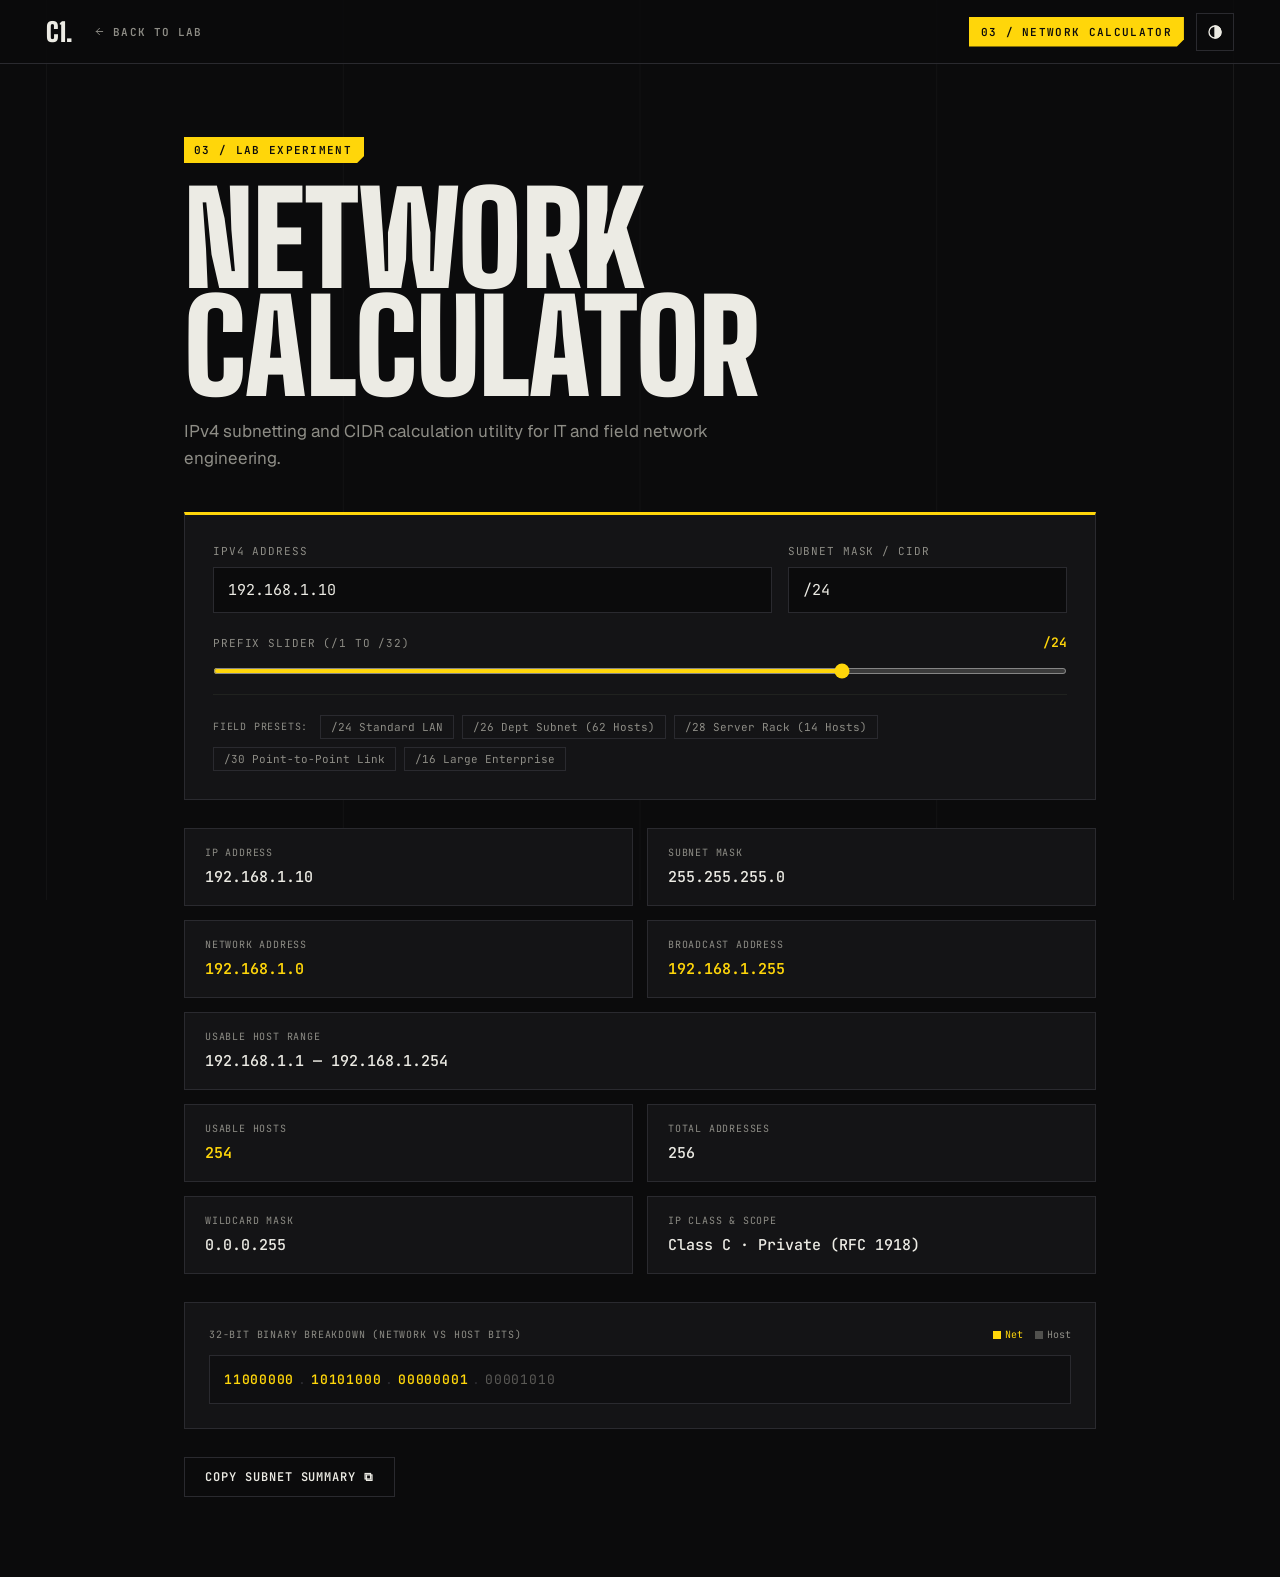
<file: network-calculator.html>
<!DOCTYPE html>
<html lang="en">
<head>
    <meta charset="UTF-8">
    <meta name="viewport" content="width=device-width, initial-scale=1.0">
    <title>Network Calculator — cyper1van</title>
    <link rel="icon" type="image/png" href="favicon-64.png">
    <link rel="preconnect" href="https://fonts.googleapis.com">
    <link rel="preconnect" href="https://fonts.gstatic.com" crossorigin>
    <link href="https://fonts.googleapis.com/css2?family=DM+Sans:wght@400;500;600;700&family=Space+Grotesk:wght@400;500;600;700&family=IBM+Plex+Mono:wght@400;500&display=swap" rel="stylesheet">
    <script>const t=localStorage.getItem('theme');if(t)document.documentElement.dataset.theme=t;</script>
    <style>
        :root {
            --bg: #111310;
            --panel: #191c17;
            --line: #2c3028;
            --text: #f0f1e9;
            --muted: #a0a598;
            --lime: #d5fb78;
            --lime-dark: #1c2510;
            --red: #ff6b6b;
            --mono: 'IBM Plex Mono', monospace;
            --body: 'DM Sans', sans-serif;
            --heading: 'Space Grotesk', sans-serif;
        }

        [data-theme="light"] {
            --bg: #f5f4f0;
            --panel: #ffffff;
            --line: #ddd8d0;
            --text: #1a1d17;
            --muted: #5f6258;
            --lime: #4a8a14;
            --lime-dark: #ffffff;
            --red: #d32f2f;
        }

        * { box-sizing: border-box; margin: 0; padding: 0; }
        ::selection { background-color: var(--lime); color: var(--lime-dark); }

        body {
            background-color: var(--bg);
            color: var(--text);
            font-family: var(--body);
            line-height: 1.6;
            -webkit-font-smoothing: antialiased;
            min-height: 100vh;
            display: flex;
            flex-direction: column;
        }

        .topbar {
            border-bottom: 1px solid var(--line);
            padding: 1rem 2rem;
            display: flex;
            justify-content: space-between;
            align-items: center;
            background: var(--bg);
            position: sticky;
            top: 0;
            z-index: 100;
        }
        .topbar a {
            color: var(--muted);
            text-decoration: none;
            font-family: var(--mono);
            font-size: 12px;
            transition: color 0.2s ease;
            display: flex;
            align-items: center;
            gap: 0.5rem;
        }
        .topbar a:hover { color: var(--lime); }
        .topbar-right {
            display: flex;
            align-items: center;
            gap: 12px;
        }
        .topbar-title {
            font-family: var(--mono);
            font-size: 12px;
            letter-spacing: 0.08em;
            text-transform: uppercase;
            color: var(--text);
        }
        .theme-toggle-btn {
            background: none;
            border: 1px solid var(--line);
            border-radius: 50%;
            width: 28px;
            height: 28px;
            color: var(--muted);
            cursor: pointer;
            display: flex;
            align-items: center;
            justify-content: center;
            font-size: 13px;
            transition: border-color .2s, color .2s;
        }
        .theme-toggle-btn:hover { border-color: var(--lime); color: var(--lime); }

        .container {
            max-width: 860px;
            margin: 0 auto;
            padding: 3rem 1.5rem 5rem;
            width: 100%;
            flex: 1;
        }

        .eyebrow {
            font-family: var(--mono);
            font-size: 10px;
            letter-spacing: 0.1em;
            text-transform: uppercase;
            color: var(--lime);
            margin-bottom: 0.75rem;
            display: block;
        }

        h1 {
            font-family: var(--heading);
            font-size: clamp(2rem, 5vw, 2.75rem);
            font-weight: 600;
            line-height: 1.15;
            margin-bottom: 0.5rem;
            letter-spacing: -0.02em;
        }

        .subtitle {
            color: var(--muted);
            font-size: 1rem;
            margin-bottom: 2.25rem;
        }

        /* Input Panel */
        .calc-panel {
            background: var(--panel);
            border: 1px solid var(--line);
            border-radius: 6px;
            padding: 1.75rem;
            margin-bottom: 1.75rem;
        }
        [data-theme="light"] .calc-panel {
            box-shadow: 0 4px 16px rgba(0,0,0,.04);
        }

        .input-row {
            display: grid;
            grid-template-columns: 2fr 1fr;
            gap: 16px;
            margin-bottom: 1.25rem;
        }
        .input-group {
            display: flex;
            flex-direction: column;
            gap: 6px;
        }
        .input-label {
            font-family: var(--mono);
            font-size: 11px;
            color: var(--muted);
            letter-spacing: 0.06em;
            text-transform: uppercase;
        }
        .calc-input {
            background: rgba(0, 0, 0, 0.25);
            border: 1px solid var(--line);
            border-radius: 4px;
            padding: 12px 14px;
            color: var(--text);
            font-family: var(--mono);
            font-size: 15px;
            outline: none;
            transition: border-color .25s, box-shadow .25s;
        }
        [data-theme="light"] .calc-input {
            background: rgba(0, 0, 0, 0.03);
        }
        input:focus, select:focus {
            border-color: var(--lime);
            box-shadow: 0 0 0 3px rgba(213,251,120,.1);
            transition: border-color .25s, box-shadow .25s;
        }

        /* CIDR Slider */
        .slider-wrap {
            display: flex;
            align-items: center;
            gap: 14px;
            margin-top: 0.5rem;
        }
        .cidr-slider {
            flex: 1;
            accent-color: var(--lime);
            cursor: pointer;
            height: 6px;
            background: var(--line);
            border-radius: 3px;
        }
        .slider-val {
            font-family: var(--mono);
            font-size: 13px;
            font-weight: 600;
            color: var(--lime);
            min-width: 44px;
            text-align: right;
        }

        /* Preset pills */
        .presets-row {
            display: flex;
            align-items: center;
            gap: 8px;
            flex-wrap: wrap;
            margin-top: 1.25rem;
            padding-top: 1.25rem;
            border-top: 1px solid rgba(44,48,40,.5);
        }
        [data-theme="light"] .presets-row {
            border-top-color: rgba(0,0,0,.08);
        }
        .presets-label {
            font-family: var(--mono);
            font-size: 10px;
            color: var(--muted);
            text-transform: uppercase;
            letter-spacing: 0.06em;
            margin-right: 4px;
        }
        .preset-btn {
            background: none;
            border: 1px solid var(--line);
            color: var(--muted);
            border-radius: 20px;
            padding: 4px 10px;
            font-family: var(--mono);
            font-size: 11px;
            cursor: pointer;
            transition: border-color 0.2s, color 0.2s, background 0.2s;
        }
        .preset-btn:hover {
            border-color: var(--lime);
            color: var(--lime);
            background: rgba(213, 251, 120, 0.05);
        }

        /* Results Grid */
        .results-grid {
            display: grid;
            grid-template-columns: repeat(2, 1fr);
            gap: 14px;
            margin-bottom: 1.75rem;
        }
        .result-reveal {
            animation: resultReveal 0.4s cubic-bezier(.22,1,.36,1) both;
        }
        @keyframes resultReveal {
            from { opacity: 0; transform: translateY(16px); }
            to { opacity: 1; transform: translateY(0); }
        }
        .result-reveal:nth-child(1) { animation-delay: 0ms; }
        .result-reveal:nth-child(2) { animation-delay: 60ms; }
        .result-reveal:nth-child(3) { animation-delay: 120ms; }
        .result-reveal:nth-child(4) { animation-delay: 180ms; }
        .result-reveal:nth-child(5) { animation-delay: 240ms; }
        .result-reveal:nth-child(6) { animation-delay: 300ms; }
        .result-reveal:nth-child(7) { animation-delay: 360ms; }
        .result-reveal:nth-child(8) { animation-delay: 420ms; }
        .result-reveal:nth-child(9) { animation-delay: 480ms; }
        .result-card {
            background: var(--panel);
            border: 1px solid var(--line);
            border-radius: 5px;
            padding: 1rem 1.25rem;
            display: flex;
            flex-direction: column;
            gap: 4px;
            transition: border-color 0.2s;
        }
        .result-card.full-width {
            grid-column: 1 / -1;
        }
        .result-card:hover {
            border-color: rgba(213, 251, 120, 0.3);
        }
        .res-label {
            font-family: var(--mono);
            font-size: 10px;
            color: var(--muted);
            letter-spacing: 0.08em;
            text-transform: uppercase;
        }
        .res-value {
            font-family: var(--mono);
            font-size: 15px;
            font-weight: 500;
            color: var(--text);
            word-break: break-all;
        }
        .res-value.accent {
            color: var(--lime);
            font-weight: 600;
        }

        /* Binary Visualizer */
        .binary-card {
            background: var(--panel);
            border: 1px solid var(--line);
            border-radius: 6px;
            padding: 1.5rem;
            margin-bottom: 1.75rem;
        }
        .binary-label-row {
            display: flex;
            justify-content: space-between;
            align-items: center;
            margin-bottom: 12px;
        }
        .binary-legend {
            display: flex;
            gap: 12px;
            font-family: var(--mono);
            font-size: 10px;
        }
        .leg-net { color: var(--lime); display: flex; align-items: center; gap: 4px; }
        .leg-host { color: var(--muted); display: flex; align-items: center; gap: 4px; }
        .leg-box { width: 8px; height: 8px; border-radius: 2px; }
        .leg-net .leg-box { background: var(--lime); }
        .leg-host .leg-box { background: var(--muted); opacity: 0.5; }

        .binary-stream {
            font-family: var(--mono);
            font-size: 13px;
            background: rgba(0, 0, 0, 0.25);
            border: 1px solid var(--line);
            border-radius: 4px;
            padding: 12px 14px;
            word-break: break-all;
            line-height: 1.8;
            letter-spacing: 0.06em;
        }
        [data-theme="light"] .binary-stream {
            background: rgba(0, 0, 0, 0.03);
        }
        .bit-net {
            color: var(--lime);
            font-weight: 600;
        }
        .bit-host {
            color: var(--muted);
            opacity: 0.6;
        }
        .bit-sep {
            color: var(--line);
            margin: 0 4px;
        }

        /* Actions */
        .actions-panel {
            display: flex;
            justify-content: space-between;
            align-items: center;
            flex-wrap: wrap;
            gap: 14px;
        }
        .copy-btn {
            background: var(--lime);
            color: var(--lime-dark);
            border: none;
            border-radius: 4px;
            padding: 11px 20px;
            font-family: var(--body);
            font-size: 13.5px;
            font-weight: 600;
            cursor: pointer;
            display: inline-flex;
            align-items: center;
            gap: 8px;
            transition: transform 0.2s, box-shadow 0.2s;
        }
        .copy-btn:hover {
            transform: translateY(-2px);
            box-shadow: 0 4px 16px rgba(213, 251, 120, 0.25);
        }
        .status-msg {
            font-family: var(--mono);
            font-size: 12px;
            color: var(--lime);
            min-height: 18px;
        }

        @media (max-width: 650px) {
            .input-row { grid-template-columns: 1fr; }
            .results-grid { grid-template-columns: 1fr; }
            .container { padding: 2rem 1rem; }
            .calc-panel { padding: 1.25rem; }
        }

        @media(prefers-reduced-motion:reduce){*{transition:none!important;animation:none!important}}
        .ui-arrow{display:inline-block;width:1em;height:1em;vertical-align:-0.15em;stroke:currentColor;fill:none;flex-shrink:0;pointer-events:none}
    </style>
<link href="https://fonts.googleapis.com/css2?family=Big+Shoulders+Display:wght@700..900&family=Geist:wght@400..700&family=JetBrains+Mono:wght@400..600&display=swap" rel="stylesheet"><link rel="stylesheet" href="labs-kit.css?v=2"><script>(function(){try{if(localStorage.getItem("design")!=="classic")document.documentElement.classList.add("rd")}catch(e){document.documentElement.classList.add("rd")}})()</script>
</head>
<body>

    <header class="topbar">
        <a href="index.html#lab"><span><svg class="ui-arrow ui-arrow-left" viewBox="0 0 24 24" width="1em" height="1em" fill="none" stroke="currentColor" stroke-width="2" stroke-linecap="round" stroke-linejoin="round" aria-hidden="true"><line x1="19" y1="12" x2="5" y2="12"/><polyline points="12 19 5 12 12 5"/></svg></span> Back to Lab</a>
        <div class="topbar-right">
            <div class="topbar-title">03 / Network Calculator</div>
            <button class="theme-toggle-btn" id="theme-btn" aria-label="Toggle theme">☀</button>
        </div>
    </header>

    <main class="container">
        <header>
            <span class="eyebrow">03 / LAB EXPERIMENT</span>
            <h1>Network Calculator</h1>
            <p class="subtitle">IPv4 subnetting and CIDR calculation utility for IT and field network engineering.</p>
        </header>

        <section class="calc-panel">
            <div class="input-row">
                <div class="input-group">
                    <label class="input-label" for="ip-input">IPv4 Address</label>
                    <input type="text" id="ip-input" class="calc-input" value="192.168.1.10" placeholder="e.g. 192.168.1.10" autocomplete="off" spellcheck="false">
                </div>
                <div class="input-group">
                    <label class="input-label" for="cidr-select">Subnet Mask / CIDR</label>
                    <input type="text" id="cidr-select" class="calc-input" value="/24" placeholder="/24">
                </div>
            </div>

            <div class="input-group">
                <div style="display:flex;justify-content:space-between;align-items:center">
                    <span class="input-label">Prefix Slider (/1 to /32)</span>
                    <span class="slider-val" id="slider-val">/24</span>
                </div>
                <div class="slider-wrap">
                    <input type="range" id="cidr-slider" class="cidr-slider" min="1" max="32" value="24">
                </div>
            </div>

            <div class="presets-row">
                <span class="presets-label">Field Presets:</span>
                <button class="preset-btn" data-ip="192.168.1.10" data-cidr="24">/24 Standard LAN</button>
                <button class="preset-btn" data-ip="192.168.10.45" data-cidr="26">/26 Dept Subnet (62 Hosts)</button>
                <button class="preset-btn" data-ip="10.200.5.18" data-cidr="28">/28 Server Rack (14 Hosts)</button>
                <button class="preset-btn" data-ip="172.16.1.1" data-cidr="30">/30 Point-to-Point Link</button>
                <button class="preset-btn" data-ip="10.0.0.1" data-cidr="16">/16 Large Enterprise</button>
            </div>
        </section>

        <section class="results-grid">
            <div class="result-card result-reveal">
                <span class="res-label">IP Address</span>
                <span class="res-value" id="res-ip">192.168.1.10</span>
            </div>
            <div class="result-card result-reveal">
                <span class="res-label">Subnet Mask</span>
                <span class="res-value" id="res-mask">255.255.255.0</span>
            </div>
            <div class="result-card result-reveal">
                <span class="res-label">Network Address</span>
                <span class="res-value accent" id="res-net">192.168.1.0</span>
            </div>
            <div class="result-card result-reveal">
                <span class="res-label">Broadcast Address</span>
                <span class="res-value accent" id="res-bcast">192.168.1.255</span>
            </div>
            <div class="result-card full-width result-reveal">
                <span class="res-label">Usable Host Range</span>
                <span class="res-value" id="res-range">192.168.1.1 — 192.168.1.254</span>
            </div>
            <div class="result-card result-reveal">
                <span class="res-label">Usable Hosts</span>
                <span class="res-value accent" id="res-hosts">254</span>
            </div>
            <div class="result-card result-reveal">
                <span class="res-label">Total Addresses</span>
                <span class="res-value" id="res-total">256</span>
            </div>
            <div class="result-card result-reveal">
                <span class="res-label">Wildcard Mask</span>
                <span class="res-value" id="res-wildcard">0.0.0.255</span>
            </div>
            <div class="result-card result-reveal">
                <span class="res-label">IP Class & Scope</span>
                <span class="res-value" id="res-class">Class C · Private (RFC 1918)</span>
            </div>
        </section>

        <section class="binary-card">
            <div class="binary-label-row">
                <span class="res-label">32-Bit Binary Breakdown (Network vs Host bits)</span>
                <div class="binary-legend">
                    <span class="leg-net"><span class="leg-box"></span> Net</span>
                    <span class="leg-host"><span class="leg-box"></span> Host</span>
                </div>
            </div>
            <div class="binary-stream" id="binary-stream"></div>
        </section>

        <div class="actions-panel">
            <button class="copy-btn" id="copy-summary-btn">
                <span>Copy Subnet Summary</span>
                <span>⧉</span>
            </button>
            <span class="status-msg" id="status-msg"></span>
        </div>
    </main>

    <script>
        const themeBtn = document.getElementById('theme-btn');
        if (themeBtn) {
            const curTheme = document.documentElement.dataset.theme || 'dark';
            themeBtn.textContent = curTheme === 'light' ? '☾' : '☀';
            themeBtn.addEventListener('click', () => {
                const next = (document.documentElement.dataset.theme || 'dark') === 'light' ? 'dark' : 'light';
                document.documentElement.dataset.theme = next;
                localStorage.setItem('theme', next);
                themeBtn.textContent = next === 'light' ? '☾' : '☀';
            });
        }

        const ipInput = document.getElementById('ip-input');
        const cidrSelect = document.getElementById('cidr-select');
        const cidrSlider = document.getElementById('cidr-slider');
        const sliderVal = document.getElementById('slider-val');

        const resIp = document.getElementById('res-ip');
        const resMask = document.getElementById('res-mask');
        const resNet = document.getElementById('res-net');
        const resBcast = document.getElementById('res-bcast');
        const resRange = document.getElementById('res-range');
        const resHosts = document.getElementById('res-hosts');
        const resTotal = document.getElementById('res-total');
        const resWildcard = document.getElementById('res-wildcard');
        const resClass = document.getElementById('res-class');
        const binaryStream = document.getElementById('binary-stream');
        const copySummaryBtn = document.getElementById('copy-summary-btn');
        const statusMsg = document.getElementById('status-msg');

        function ipToLong(ip) {
            const parts = ip.trim().split('.');
            if (parts.length !== 4) return null;
            let long = 0;
            for (let i = 0; i < 4; i++) {
                const num = parseInt(parts[i], 10);
                if (isNaN(num) || num < 0 || num > 255) return null;
                long = (long << 8) + num;
            }
            return (long >>> 0);
        }

        function longToIp(long) {
            return [
                (long >>> 24) & 255,
                (long >>> 16) & 255,
                (long >>> 8) & 255,
                long & 255
            ].join('.');
        }

        function getMaskFromCidr(cidr) {
            if (cidr === 0) return 0;
            return ((0xFFFFFFFF << (32 - cidr)) >>> 0);
        }

        function getIpClassAndScope(ipLong) {
            const firstOctet = (ipLong >>> 24) & 255;
            const secondOctet = (ipLong >>> 16) & 255;

            let ipClass = "Class A";
            if (firstOctet >= 128 && firstOctet <= 191) ipClass = "Class B";
            else if (firstOctet >= 192 && firstOctet <= 223) ipClass = "Class C";
            else if (firstOctet >= 224 && firstOctet <= 239) ipClass = "Class D (Multicast)";
            else if (firstOctet >= 240) ipClass = "Class E (Reserved)";

            let scope = "Public Internet";
            if (firstOctet === 10) scope = "Private (RFC 1918)";
            else if (firstOctet === 172 && secondOctet >= 16 && secondOctet <= 31) scope = "Private (RFC 1918)";
            else if (firstOctet === 192 && secondOctet === 168) scope = "Private (RFC 1918)";
            else if (firstOctet === 127) scope = "Loopback (RFC 1122)";
            else if (firstOctet === 169 && secondOctet === 254) scope = "Link-Local / APIPA (RFC 3927)";

            return `${ipClass} · ${scope}`;
        }

        function calculate() {
            let ipRaw = ipInput.value.trim();
            // In case user entered IP/CIDR in the first box e.g. 192.168.1.1/24
            if (ipRaw.includes('/')) {
                const split = ipRaw.split('/');
                ipRaw = split[0];
                const cidrPart = parseInt(split[1], 10);
                if (!isNaN(cidrPart) && cidrPart >= 1 && cidrPart <= 32) {
                    cidrSlider.value = cidrPart;
                    cidrSelect.value = '/' + cidrPart;
                }
            }

            const ipLong = ipToLong(ipRaw);
            if (ipLong === null) {
                resIp.textContent = "Invalid IP format";
                return;
            }

            const cidr = parseInt(cidrSlider.value, 10);
            sliderVal.textContent = '/' + cidr;
            cidrSelect.value = '/' + cidr;

            const maskLong = getMaskFromCidr(cidr);
            const wildcardLong = (~maskLong >>> 0);
            const netLong = (ipLong & maskLong) >>> 0;
            const bcastLong = (netLong | wildcardLong) >>> 0;

            const totalAddrs = Math.pow(2, 32 - cidr);
            let usableHosts = 0;
            let firstHostLong = 0;
            let lastHostLong = 0;
            let rangeText = "";

            if (cidr === 32) {
                usableHosts = 1;
                rangeText = longToIp(netLong) + " (Host Route)";
            } else if (cidr === 31) {
                usableHosts = 2;
                rangeText = `${longToIp(netLong)} — ${longToIp(bcastLong)} (RFC 3021 P2P)`;
            } else {
                usableHosts = totalAddrs - 2;
                firstHostLong = (netLong + 1) >>> 0;
                lastHostLong = (bcastLong - 1) >>> 0;
                rangeText = `${longToIp(firstHostLong)} — ${longToIp(lastHostLong)}`;
            }

            resIp.textContent = longToIp(ipLong);
            resMask.textContent = longToIp(maskLong);
            resNet.textContent = longToIp(netLong);
            resBcast.textContent = (cidr >= 31) ? "N/A (Subnetted P2P)" : longToIp(bcastLong);
            resRange.textContent = rangeText;
            resHosts.textContent = usableHosts.toLocaleString();
            resTotal.textContent = totalAddrs.toLocaleString();
            resWildcard.textContent = longToIp(wildcardLong);
            resClass.textContent = getIpClassAndScope(ipLong);

            document.querySelectorAll('.result-card').forEach(card => {
                card.classList.add('result-reveal');
            });

            // Render binary bits
            const ipBin = (ipLong.toString(2).padStart(32, '0'));
            let binaryHtml = "";
            for (let i = 0; i < 32; i++) {
                if (i > 0 && i % 8 === 0) {
                    binaryHtml += `<span class="bit-sep">.</span>`;
                }
                const bitClass = (i < cidr) ? "bit-net" : "bit-host";
                binaryHtml += `<span class="${bitClass}">${ipBin[i]}</span>`;
            }
            binaryStream.innerHTML = binaryHtml;
        }

        function triggerResultReveal() {
            document.querySelectorAll('.result-card').forEach(card => {
                card.classList.remove('result-reveal');
                void card.offsetWidth;
                card.classList.add('result-reveal');
            });
        }

        // Event listeners
        ipInput.addEventListener('input', calculate);
        ipInput.addEventListener('change', () => {
            triggerResultReveal();
            calculate();
        });
        cidrSlider.addEventListener('input', () => {
            cidrSelect.value = '/' + cidrSlider.value;
            sliderVal.textContent = '/' + cidrSlider.value;
            calculate();
        });
        cidrSelect.addEventListener('input', (e) => {
            let val = e.target.value.replace(/[^0-9]/g, '');
            let num = parseInt(val, 10);
            if (!isNaN(num) && num >= 1 && num <= 32) {
                cidrSlider.value = num;
                sliderVal.textContent = '/' + num;
                calculate();
            }
        });
        cidrSelect.addEventListener('change', () => {
            triggerResultReveal();
            calculate();
        });

        // Preset buttons
        document.querySelectorAll('.preset-btn').forEach(btn => {
            btn.addEventListener('click', () => {
                ipInput.value = btn.dataset.ip;
                cidrSlider.value = btn.dataset.cidr;
                triggerResultReveal();
                calculate();
            });
        });

        // Copy summary
        copySummaryBtn.addEventListener('click', async () => {
            const summary = [
                `--- IPv4 SUBNET CALCULATION ---`,
                `IP Address:        ${resIp.textContent} /${cidrSlider.value}`,
                `Subnet Mask:       ${resMask.textContent}`,
                `Wildcard Mask:     ${resWildcard.textContent}`,
                `Network Address:   ${resNet.textContent}`,
                `Broadcast Address: ${resBcast.textContent}`,
                `Usable Range:      ${resRange.textContent}`,
                `Usable Hosts:      ${resHosts.textContent}`,
                `Total Addresses:   ${resTotal.textContent}`,
                `Class & Scope:     ${resClass.textContent}`
            ].join('\n');

            try {
                await navigator.clipboard.writeText(summary);
                statusMsg.textContent = "✓ Subnet configuration copied to clipboard!";
                setTimeout(() => statusMsg.textContent = "", 3000);
            } catch (e) {
                statusMsg.textContent = "Failed to copy.";
            }
        });

        calculate();
    </script>
</body>
</html>
</file>
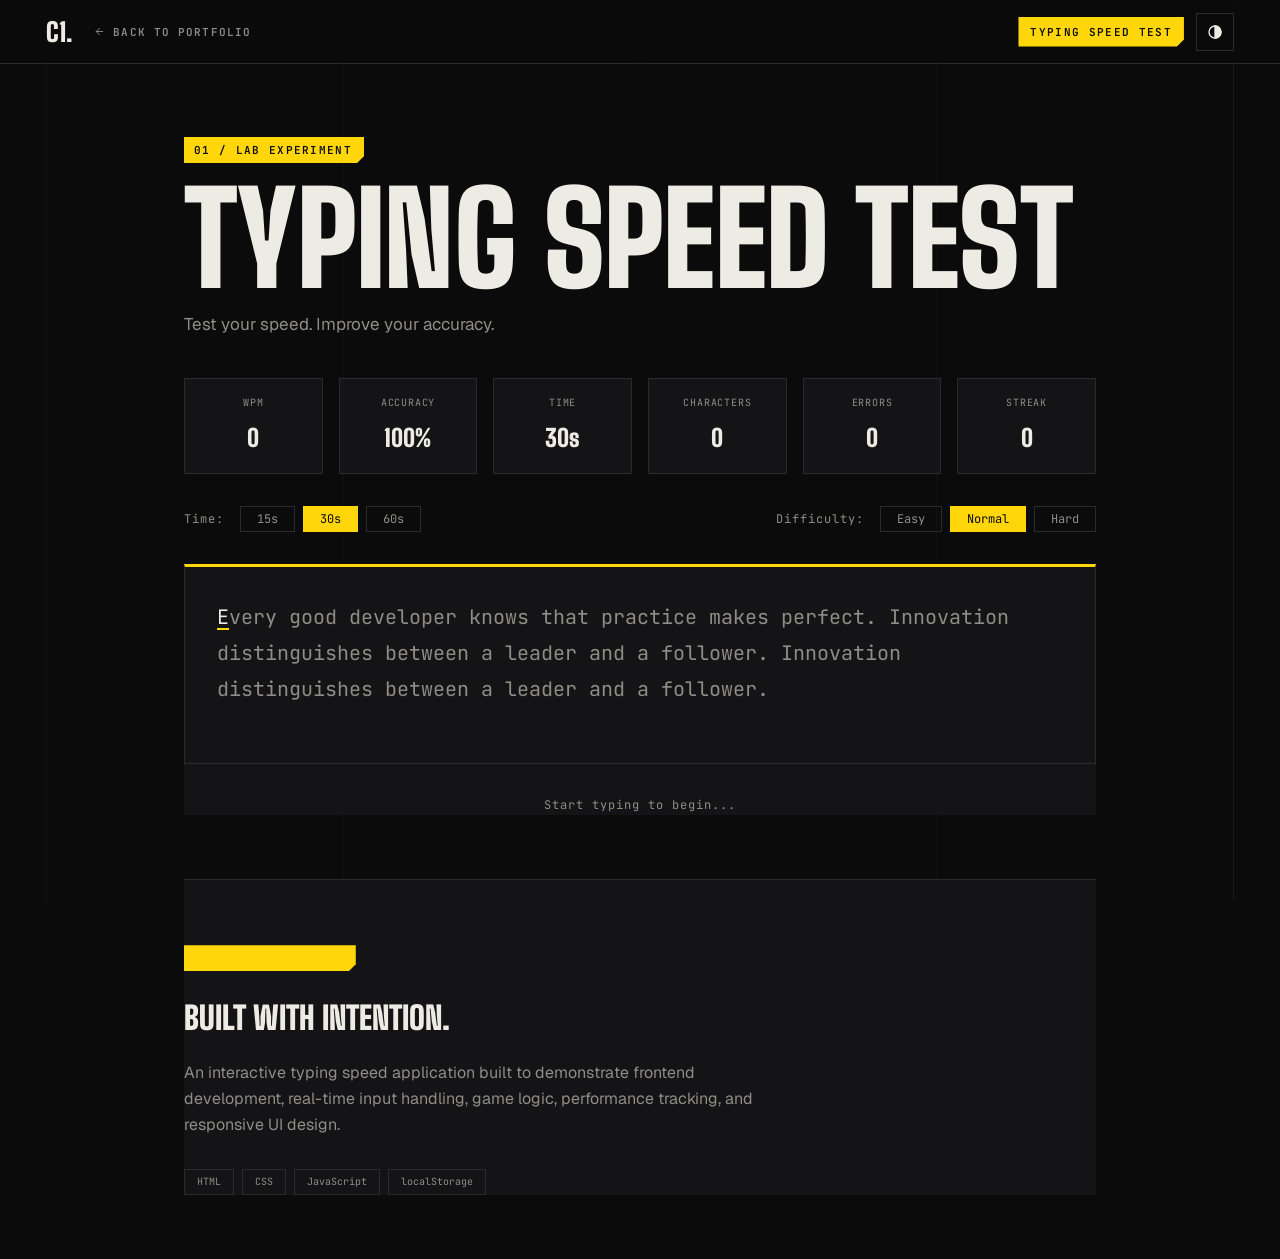
<file: typing-speed.html>
<!DOCTYPE html>
<html lang="en">
<head>
    <meta charset="UTF-8">
    <meta name="viewport" content="width=device-width, initial-scale=1.0">
    <title>Typing Speed Test — cyper1van</title>
    <link rel="icon" type="image/png" href="favicon-64.png">
    <link rel="preconnect" href="https://fonts.googleapis.com">
    <link rel="preconnect" href="https://fonts.gstatic.com" crossorigin>
    <link href="https://fonts.googleapis.com/css2?family=DM+Sans:wght@400;500;600;700&family=Space+Grotesk:wght@400;500;600;700&family=IBM+Plex+Mono:wght@400;500&display=swap" rel="stylesheet">
    <script>const t=localStorage.getItem('theme');if(t)document.documentElement.dataset.theme=t;</script>
    <style>
        :root {
            --bg: #111310;
            --panel: #191c17;
            --line: #2c3028;
            --text: #f0f1e9;
            --muted: #a0a598;
            --lime: #d5fb78;
            --lime-dark: #1c2510;
            --red: #ff6b6b;
            --mono: 'IBM Plex Mono', monospace;
            --body: 'DM Sans', sans-serif;
            --heading: 'Space Grotesk', sans-serif;
        }

        [data-theme="light"] {
            --bg: #f5f4f0;
            --panel: #ffffff;
            --line: #ddd8d0;
            --text: #1a1d17;
            --muted: #5f6258;
            --lime: #4a8a14;
            --lime-dark: #ffffff;
            --red: #d32f2f;
        }

        [data-theme="light"] .panel,
        [data-theme="light"] .stat-box {
            box-shadow: 0 4px 16px rgba(0,0,0,.04);
        }

        [data-theme="light"] .pill-btn.active {
            background-color: var(--lime);
            color: #ffffff;
        }

        [data-theme="light"] .primary-btn {
            background-color: var(--lime);
            color: #ffffff;
        }

        .theme-toggle-btn {
            background: none;
            border: 1px solid var(--line);
            border-radius: 50%;
            width: 28px;
            height: 28px;
            color: var(--muted);
            cursor: pointer;
            display: flex;
            align-items: center;
            justify-content: center;
            font-size: 13px;
            transition: border-color .2s, color .2s;
        }
        .theme-toggle-btn:hover {
            border-color: var(--lime);
            color: var(--lime);
        }

        * {
            box-sizing: border-box;
            margin: 0;
            padding: 0;
        }

        ::selection {
            background-color: var(--lime);
            color: var(--lime-dark);
        }

        body {
            background-color: var(--bg);
            color: var(--text);
            font-family: var(--body);
            line-height: 1.6;
            -webkit-font-smoothing: antialiased;
            overflow-x: hidden;
            display: flex;
            flex-direction: column;
            min-height: 100vh;
        }

        /* Topbar */
        .topbar {
            border-bottom: 1px solid var(--line);
            padding: 1rem 2rem;
            display: flex;
            justify-content: space-between;
            align-items: center;
            background: var(--bg);
            position: sticky;
            top: 0;
            z-index: 100;
        }

        .topbar a {
            color: var(--muted);
            text-decoration: none;
            font-family: var(--mono);
            font-size: 12px;
            transition: color 0.2s ease;
            display: flex;
            align-items: center;
            gap: 0.5rem;
        }

        .topbar a:hover {
            color: var(--lime);
        }

        .topbar .title {
            font-family: var(--mono);
            font-size: 12px;
            letter-spacing: 0.08em;
            text-transform: uppercase;
            color: var(--text);
        }

        /* Main Content */
        .container {
            max-width: 900px;
            margin: 0 auto;
            padding: 4rem 1.5rem;
            width: 100%;
            flex: 1;
        }

        /* Typography */
        .eyebrow {
            font-family: var(--mono);
            font-size: 10px;
            letter-spacing: 0.08em;
            text-transform: uppercase;
            color: var(--lime);
            margin-bottom: 1rem;
            display: block;
        }

        h1 {
            font-family: var(--heading);
            font-size: 3rem;
            font-weight: 500;
            line-height: 1.1;
            margin-bottom: 1rem;
        }

        .subtitle {
            color: var(--muted);
            font-size: 1.125rem;
            margin-bottom: 3rem;
        }

        /* Panel Base */
        .panel {
            background-color: var(--panel);
            border: 1px solid var(--line);
            border-radius: 5px;
            padding: 2rem;
        }

        /* Stats Bar */
        .stats-grid {
            display: grid;
            grid-template-columns: repeat(6, 1fr);
            gap: 1rem;
            margin-bottom: 2rem;
        }

        .stat-box {
            background-color: var(--panel);
            border: 1px solid var(--line);
            border-radius: 5px;
            padding: 1rem;
            text-align: center;
            display: flex;
            flex-direction: column;
            gap: 0.5rem;
        }

        .stat-label {
            font-family: var(--mono);
            font-size: 10px;
            color: var(--muted);
            text-transform: uppercase;
        }

        .stat-value {
            font-family: var(--heading);
            font-size: 1.5rem;
            color: var(--text);
            font-weight: 500;
            display: inline-block;
        }

        .counter-bump {
            display: inline-block;
            animation: counterBump 0.2s cubic-bezier(.22,1,.36,1);
        }

        @keyframes counterBump {
            0% { transform: scale(1.15); }
            100% { transform: scale(1); }
        }

        /* Mode Selection */
        .mode-selection {
            display: flex;
            justify-content: space-between;
            align-items: center;
            margin-bottom: 2rem;
            flex-wrap: wrap;
            gap: 1rem;
        }

        .mode-group {
            display: flex;
            align-items: center;
            gap: 0.5rem;
        }

        .mode-group-label {
            font-family: var(--mono);
            font-size: 12px;
            color: var(--muted);
            margin-right: 0.5rem;
        }

        .pill-btn {
            background: transparent;
            border: 1px solid var(--line);
            color: var(--muted);
            font-family: var(--mono);
            font-size: 12px;
            padding: 0.25rem 1rem;
            border-radius: 30px;
            cursor: pointer;
            transition: all 0.2s ease;
        }

        .pill-btn:hover {
            border-color: var(--muted);
            color: var(--text);
        }

        .pill-btn.active {
            background: var(--lime);
            border-color: var(--lime);
            color: var(--lime-dark);
        }

        /* Game Area */
        .game-area {
            position: relative;
            margin-bottom: 4rem;
        }

        #hidden-input {
            position: absolute;
            opacity: 0;
            top: 0;
            left: 0;
            width: 1px;
            height: 1px;
            z-index: -1;
        }

        .typing-display {
            font-family: var(--mono);
            font-size: 1.25rem;
            line-height: 1.8;
            color: var(--muted);
            min-height: 200px;
            cursor: text;
            position: relative;
        }

        .char {
            position: relative;
            transition: color 0.1s;
        }

        .char.correct {
            color: var(--lime);
        }

        .char.incorrect {
            color: var(--bg);
            background-color: var(--red);
            border-radius: 2px;
            animation: shake 0.2s ease-in-out;
        }

        .char.active {
            color: var(--text);
            animation: charFlash 0.15s cubic-bezier(.22,1,.36,1);
        }

        .char.active::after {
            content: '';
            position: absolute;
            left: 0;
            bottom: 0;
            width: 100%;
            height: 2px;
            background-color: var(--lime);
            animation: blink 1s step-end infinite, cursorPulse 0.2s cubic-bezier(.22,1,.36,1);
        }

        .char.active.char-pulse {
            animation: charFlash 0.15s cubic-bezier(.22,1,.36,1);
        }

        .char.active.char-pulse::after {
            animation: blink 1s step-end infinite, cursorPulse 0.2s cubic-bezier(.22,1,.36,1);
        }

        @keyframes charFlash {
            0% { color: var(--lime); text-shadow: 0 0 6px var(--lime); }
            100% { color: var(--text); text-shadow: none; }
        }

        @keyframes cursorPulse {
            0% { transform: scaleY(2.2); box-shadow: 0 0 6px var(--lime); }
            100% { transform: scaleY(1); box-shadow: none; }
        }

        .hint {
            font-family: var(--mono);
            font-size: 12px;
            color: var(--muted);
            margin-top: 2rem;
            text-align: center;
            opacity: 1;
            transition: opacity 0.3s ease;
        }

        /* Result Screen */
        .result-screen {
            display: none;
        }

        .result-entrance { animation: resultReveal 0.5s cubic-bezier(.22,1,.36,1) both; }
        @keyframes resultReveal { from { opacity:0; transform:translateY(20px) } to { opacity:1; transform:translateY(0) } }

        .result-grid {
            display: grid;
            grid-template-columns: 1fr 1fr;
            gap: 2rem;
        }

        .result-main {
            text-align: center;
            padding: 3rem 2rem;
        }

        .result-main h2 {
            font-family: var(--heading);
            font-size: 5rem;
            color: var(--lime);
            line-height: 1;
            margin: 1rem 0;
        }

        .result-main .accuracy {
            font-size: 1.5rem;
            color: var(--text);
            margin-bottom: 2rem;
        }

        .result-stats {
            display: grid;
            grid-template-columns: repeat(3, 1fr);
            gap: 1rem;
            margin-bottom: 2rem;
        }

        .result-stats .stat-box {
            padding: 0.75rem;
        }

        .result-actions {
            display: flex;
            justify-content: center;
            gap: 1rem;
            flex-wrap: wrap;
        }

        .btn {
            font-family: var(--body);
            font-weight: 500;
            font-size: 1rem;
            padding: 0.75rem 2rem;
            border-radius: 5px;
            cursor: pointer;
            transition: all 0.2s ease;
            text-decoration: none;
            display: inline-block;
        }

        .btn-primary {
            background-color: var(--lime);
            color: var(--lime-dark);
            border: 1px solid var(--lime);
        }

        .btn-primary:hover {
            transform: translateY(-2px);
            box-shadow: 0 4px 12px rgba(213, 251, 120, 0.15);
        }

        .btn-ghost {
            background-color: transparent;
            color: var(--text);
            border: 1px solid var(--line);
        }

        .btn-ghost:hover {
            border-color: var(--muted);
            transform: translateY(-2px);
        }

        .pb-card {
            display: flex;
            flex-direction: column;
            justify-content: center;
        }

        .pb-header {
            display: flex;
            align-items: center;
            gap: 0.5rem;
            margin-bottom: 1.5rem;
            color: var(--lime);
        }

        .pb-list {
            list-style: none;
            display: flex;
            flex-direction: column;
            gap: 1rem;
        }

        .pb-item {
            display: flex;
            justify-content: space-between;
            align-items: center;
            padding-bottom: 0.5rem;
            border-bottom: 1px dashed var(--line);
        }

        .pb-item-label {
            color: var(--muted);
        }

        .pb-item-val {
            font-family: var(--mono);
            color: var(--text);
        }

        /* About Section */
        .about-section {
            margin-top: 4rem;
            padding-top: 4rem;
            border-top: 1px solid var(--line);
        }

        .about-section h2 {
            font-family: var(--heading);
            font-size: 2rem;
            margin-bottom: 1rem;
        }

        .about-section p {
            color: var(--muted);
            margin-bottom: 2rem;
            max-width: 600px;
        }

        .tags {
            display: flex;
            gap: 0.5rem;
            flex-wrap: wrap;
        }

        .tag {
            font-family: var(--mono);
            font-size: 10px;
            color: var(--muted);
            border: 1px solid var(--line);
            border-radius: 30px;
            padding: 0.25rem 0.75rem;
        }

        /* Animations */
        @keyframes blink {
            0%, 100% { opacity: 1; }
            50% { opacity: 0; }
        }

        @keyframes shake {
            0%, 100% { transform: translateX(0); }
            25% { transform: translateX(-2px); }
            75% { transform: translateX(2px); }
        }

        @keyframes fadeUp {
            from { opacity: 0; transform: translateY(20px); }
            to { opacity: 1; transform: translateY(0); }
        }

        /* Responsive */
        @media (max-width: 850px) {
            .stats-grid {
                grid-template-columns: repeat(3, 1fr);
            }
            .result-grid {
                grid-template-columns: 1fr;
            }
        }

        @media (max-width: 600px) {
            h1 { font-size: 2.5rem; }
            .stats-grid {
                grid-template-columns: repeat(2, 1fr);
            }
            .result-stats {
                grid-template-columns: repeat(2, 1fr);
            }
            .topbar {
                padding: 1rem;
            }
            .container {
                padding: 2rem 1rem;
            }
        }

        @media(prefers-reduced-motion:reduce){*{transition:none!important;animation:none!important}}
        .ui-arrow{display:inline-block;width:1em;height:1em;vertical-align:-0.15em;stroke:currentColor;fill:none;flex-shrink:0;pointer-events:none}
    </style>
<link href="https://fonts.googleapis.com/css2?family=Big+Shoulders+Display:wght@700..900&family=Geist:wght@400..700&family=JetBrains+Mono:wght@400..600&display=swap" rel="stylesheet"><link rel="stylesheet" href="labs-kit.css?v=2"><script>(function(){try{if(localStorage.getItem("design")!=="classic")document.documentElement.classList.add("rd")}catch(e){document.documentElement.classList.add("rd")}})()</script>
</head>
<body>

    <header class="topbar">
        <a href="index.html#lab"><span><svg class="ui-arrow ui-arrow-left" viewBox="0 0 24 24" width="1em" height="1em" fill="none" stroke="currentColor" stroke-width="2" stroke-linecap="round" stroke-linejoin="round" aria-hidden="true"><line x1="19" y1="12" x2="5" y2="12"/><polyline points="12 19 5 12 12 5"/></svg></span> Back to Portfolio</a>
        <div style="display:flex;align-items:center;gap:12px">
            <div class="title">Typing Speed Test</div>
            <button class="theme-toggle-btn" id="theme-btn" aria-label="Toggle theme">☀</button>
        </div>
    </header>

    <main class="container">
        <header>
            <span class="eyebrow">01 / LAB EXPERIMENT</span>
            <h1>Typing Speed Test</h1>
            <p class="subtitle">Test your speed. Improve your accuracy.</p>
        </header>

        <section class="stats-grid" id="stats-bar">
            <div class="stat-box">
                <span class="stat-label">WPM</span>
                <span class="stat-value" id="val-wpm">0</span>
            </div>
            <div class="stat-box">
                <span class="stat-label">Accuracy</span>
                <span class="stat-value" id="val-acc">100%</span>
            </div>
            <div class="stat-box">
                <span class="stat-label">Time</span>
                <span class="stat-value" id="val-time">30s</span>
            </div>
            <div class="stat-box">
                <span class="stat-label">Characters</span>
                <span class="stat-value" id="val-chars">0</span>
            </div>
            <div class="stat-box">
                <span class="stat-label">Errors</span>
                <span class="stat-value" id="val-errors">0</span>
            </div>
            <div class="stat-box">
                <span class="stat-label">Streak</span>
                <span class="stat-value" id="val-streak">0</span>
            </div>
        </section>

        <section class="mode-selection" id="mode-selection">
            <div class="mode-group">
                <span class="mode-group-label">Time:</span>
                <button class="pill-btn time-btn" data-time="15">15s</button>
                <button class="pill-btn time-btn active" data-time="30">30s</button>
                <button class="pill-btn time-btn" data-time="60">60s</button>
            </div>
            <div class="mode-group">
                <span class="mode-group-label">Difficulty:</span>
                <button class="pill-btn diff-btn" data-diff="easy">Easy</button>
                <button class="pill-btn diff-btn active" data-diff="normal">Normal</button>
                <button class="pill-btn diff-btn" data-diff="hard">Hard</button>
            </div>
        </section>

        <section class="game-area" id="game-area">
            <div class="panel typing-display" id="typing-display">
                <!-- Text goes here -->
            </div>
            <div class="hint" id="typing-hint">Start typing to begin...</div>
            <input type="text" id="hidden-input" autocomplete="off" autocorrect="off" autocapitalize="off" spellcheck="false">
        </section>

        <section class="result-screen" id="result-screen">
            <div class="result-grid">
                <div class="panel result-main">
                    <span class="eyebrow">Test Complete</span>
                    <h2 id="res-wpm">0</h2>
                    <div class="accuracy" id="res-acc">0% Accuracy</div>
                    
                    <div class="result-stats">
                        <div class="stat-box">
                            <span class="stat-label">Correct</span>
                            <span class="stat-value" id="res-correct">0</span>
                        </div>
                        <div class="stat-box">
                            <span class="stat-label">Incorrect</span>
                            <span class="stat-value" id="res-incorrect">0</span>
                        </div>
                        <div class="stat-box">
                            <span class="stat-label">Errors</span>
                            <span class="stat-value" id="res-errors">0</span>
                        </div>
                        <div class="stat-box">
                            <span class="stat-label">Total Chars</span>
                            <span class="stat-value" id="res-total">0</span>
                        </div>
                        <div class="stat-box">
                            <span class="stat-label">Best Streak</span>
                            <span class="stat-value" id="res-streak">0</span>
                        </div>
                        <div class="stat-box">
                            <span class="stat-label">Time taken</span>
                            <span class="stat-value" id="res-time">0s</span>
                        </div>
                    </div>

                    <div class="result-actions">
                        <button class="btn btn-primary" id="btn-retry">Try Again</button>
                        <button class="btn btn-ghost" id="btn-change-mode">Change Mode</button>
                    </div>
                </div>

                <div class="panel pb-card">
                    <div class="pb-header">
                        <svg width="24" height="24" viewBox="0 0 24 24" fill="none" stroke="currentColor" stroke-width="2" stroke-linecap="round" stroke-linejoin="round"><path d="M12 15l-2 5-9-5 9-5 2 5z"></path><path d="M12 15l2 5 9-5-9-5-2 5z"></path></svg>
                        <span class="eyebrow" style="margin:0;">Personal Best</span>
                    </div>
                    <ul class="pb-list">
                        <li class="pb-item">
                            <span class="pb-item-label">Best WPM</span>
                            <span class="pb-item-val" id="pb-wpm">0</span>
                        </li>
                        <li class="pb-item">
                            <span class="pb-item-label">Best Accuracy</span>
                            <span class="pb-item-val" id="pb-acc">0%</span>
                        </li>
                        <li class="pb-item">
                            <span class="pb-item-label">Highest Streak</span>
                            <span class="pb-item-val" id="pb-streak">0</span>
                        </li>
                        <li class="pb-item">
                            <span class="pb-item-label">Tests Completed</span>
                            <span class="pb-item-val" id="pb-tests">0</span>
                        </li>
                    </ul>
                </div>
            </div>
        </section>

        <section class="about-section">
            <span class="eyebrow">About this project</span>
            <h2>Built with intention.</h2>
            <p>An interactive typing speed application built to demonstrate frontend development, real-time input handling, game logic, performance tracking, and responsive UI design.</p>
            <div class="tags">
                <span class="tag">HTML</span>
                <span class="tag">CSS</span>
                <span class="tag">JavaScript</span>
                <span class="tag">localStorage</span>
            </div>
        </section>
    </main>

    <script>
        const themeBtn = document.getElementById('theme-btn');
        if (themeBtn) {
            const curTheme = document.documentElement.dataset.theme || 'dark';
            themeBtn.textContent = curTheme === 'light' ? '☾' : '☀';
            themeBtn.addEventListener('click', () => {
                const next = (document.documentElement.dataset.theme || 'dark') === 'light' ? 'dark' : 'light';
                document.documentElement.dataset.theme = next;
                localStorage.setItem('theme', next);
                themeBtn.textContent = next === 'light' ? '☾' : '☀';
            });
        }
        const passages = {
            easy: [
                "The cat sat on the mat. It was a very lazy day.",
                "A quick brown fox jumps over the lazy dog.",
                "I like to play games and read books all day long.",
                "Water is very important for all living things.",
                "He walked down the street looking for a place to eat.",
                "The sun is shining brightly in the clear blue sky.",
                "We went to the park and had a nice little picnic.",
                "She sells seashells by the seashore every morning."
            ],
            normal: [
                "Every good developer knows that practice makes perfect.",
                "The ability to focus for long periods is a superpower in the modern age.",
                "Learning to type fast and accurately will save you hundreds of hours over your lifetime.",
                "Success usually comes to those who are too busy to be looking for it.",
                "Don't be afraid to give up the good to go for the great.",
                "Innovation distinguishes between a leader and a follower.",
                "Sometimes life is going to hit you in the head with a brick. Don't lose faith."
            ],
            hard: [
                "function calculateSum(a, b) { return a + b; } // Always write clean and readable code.",
                "const fetchData = async (url) => { try { const res = await fetch(url); return await res.json(); } catch(e) { console.error(e); } };",
                "SELECT u.name, o.total FROM users u JOIN orders o ON u.id = o.user_id WHERE o.status = 'completed';",
                "import React, { useState, useEffect } from 'react'; export default function App() { return <div>Hello World</div>; }",
                "body { display: flex; justify-content: center; align-items: center; min-height: 100vh; background: #111310; }",
                "const re = /^[a-zA-Z0-9.!#$%&'*+/=?^_`{|}~-]+@[a-zA-Z0-9-]+(?:\\.[a-zA-Z0-9-]+)*$/;"
            ]
        };

        // DOM Elements
        const typingDisplay = document.getElementById('typing-display');
        const hiddenInput = document.getElementById('hidden-input');
        const hint = document.getElementById('typing-hint');
        const gameArea = document.getElementById('game-area');
        const resultScreen = document.getElementById('result-screen');
        const statsBar = document.getElementById('stats-bar');
        const modeSelection = document.getElementById('mode-selection');

        // Stat Elements & query aliases
        const valWpm = document.getElementById('val-wpm') || document.getElementById('wpm');
        const valAcc = document.getElementById('val-acc') || document.getElementById('accuracy');
        const valTime = document.getElementById('val-time') || document.getElementById('time-display');
        const valChars = document.getElementById('val-chars');
        const valErrors = document.getElementById('val-errors');
        const valStreak = document.getElementById('val-streak');

        const _origGetEl = document.getElementById.bind(document);
        document.getElementById = function(id) {
            if (id === 'wpm') return valWpm;
            if (id === 'accuracy') return valAcc;
            if (id === 'time-display') return valTime;
            return _origGetEl(id);
        };
        const _origQSel = document.querySelector.bind(document);
        document.querySelector = function(sel) {
            if (sel === '#wpm') return valWpm;
            if (sel === '#accuracy') return valAcc;
            if (sel === '#time-display') return valTime;
            return _origQSel(sel);
        };

        function setStat(el, val) {
            if (!el) return;
            const str = String(val);
            if (el.innerText !== str) {
                el.innerText = str;
                if (isPlaying) {
                    el.classList.remove('counter-bump');
                    void el.offsetWidth;
                    el.classList.add('counter-bump');
                }
            }
        }

        function pulseActiveChar() {
            if (charIndex < charElements.length && charElements[charIndex]) {
                const el = charElements[charIndex];
                el.classList.remove('char-pulse');
                void el.offsetWidth;
                el.classList.add('char-pulse');
            }
        }

        // State
        let selectedTime = 30;
        let selectedDiff = 'normal';
        let timeRemaining = 30;
        let initialTime = 30;
        let timer = null;
        let isPlaying = false;
        let textToType = "";
        
        let charIndex = 0;
        let correctChars = 0;
        let incorrectChars = 0;
        let totalTyped = 0;
        let errors = 0;
        let streak = 0;
        let bestStreak = 0;

        let charElements = [];

        // Setup
        function init() {
            setupListeners();
            loadPersonalBest();
            resetGame();
        }

        function setupListeners() {
            // Mode buttons
            document.querySelectorAll('.time-btn').forEach(btn => {
                btn.addEventListener('click', (e) => {
                    document.querySelectorAll('.time-btn').forEach(b => b.classList.remove('active'));
                    e.target.classList.add('active');
                    selectedTime = parseInt(e.target.dataset.time);
                    resetGame();
                });
            });

            document.querySelectorAll('.diff-btn').forEach(btn => {
                btn.addEventListener('click', (e) => {
                    document.querySelectorAll('.diff-btn').forEach(b => b.classList.remove('active'));
                    e.target.classList.add('active');
                    selectedDiff = e.target.dataset.diff;
                    resetGame();
                });
            });

            // Input handling
            hiddenInput.addEventListener('input', handleInput);
            
            // Prevent paste
            hiddenInput.addEventListener('paste', e => e.preventDefault());

            // Focus management
            typingDisplay.addEventListener('click', () => hiddenInput.focus());
            document.addEventListener('keydown', () => hiddenInput.focus());
            hiddenInput.addEventListener('keydown', pulseActiveChar);

            // Result buttons
            document.getElementById('btn-retry').addEventListener('click', resetGame);
            document.getElementById('btn-change-mode').addEventListener('click', () => {
                resultScreen.classList.remove('result-entrance');
                resultScreen.style.display = 'none';
                gameArea.style.display = 'block';
                statsBar.style.display = 'grid';
                modeSelection.style.display = 'flex';
                resetGame();
            });
        }

        function resetGame() {
            clearInterval(timer);
            isPlaying = false;
            timeRemaining = selectedTime;
            initialTime = selectedTime;
            
            charIndex = 0;
            correctChars = 0;
            incorrectChars = 0;
            totalTyped = 0;
            errors = 0;
            streak = 0;
            bestStreak = 0;

            document.querySelectorAll('.stat-value').forEach(el => el.classList.remove('counter-bump'));
            valWpm.innerText = '0';
            valAcc.innerText = '100%';
            valTime.innerText = timeRemaining + 's';
            valChars.innerText = '0';
            valErrors.innerText = '0';
            valStreak.innerText = '0';

            hint.style.opacity = '1';
            hiddenInput.value = '';
            
            resultScreen.classList.remove('result-entrance');
            resultScreen.style.display = 'none';
            gameArea.style.display = 'block';
            statsBar.style.display = 'grid';
            modeSelection.style.display = 'flex';

            loadText();
            hiddenInput.focus();
        }

        function loadText() {
            const arr = passages[selectedDiff];
            // Randomly select a passage, if needed we can concat multiple to make it long enough
            let str = arr[Math.floor(Math.random() * arr.length)];
            
            // For longer time, add more text
            while(str.length < initialTime * 5) {
               str += " " + arr[Math.floor(Math.random() * arr.length)];
            }
            
            textToType = str;
            typingDisplay.innerHTML = '';
            charElements = [];

            for (let i = 0; i < textToType.length; i++) {
                const span = document.createElement('span');
                span.innerText = textToType[i];
                span.classList.add('char');
                typingDisplay.appendChild(span);
                charElements.push(span);
            }
            
            charElements[0].classList.add('active');
        }

        function handleInput(e) {
            if (!isPlaying && charIndex === 0) {
                startGame();
            }

            const val = hiddenInput.value;
            const typedChar = val[val.length - 1];

            // Handle Backspace (input event doesn't tell us it was backspace directly, but val length decreases)
            if (val.length < charIndex) {
                charIndex--;
                const prevChar = charElements[charIndex];
                
                if (prevChar.classList.contains('correct')) {
                    correctChars--;
                }
                if (prevChar.classList.contains('incorrect')) {
                    incorrectChars--;
                }
                
                prevChar.classList.remove('correct', 'incorrect');
                
                charElements.forEach(el => el.classList.remove('active', 'char-pulse'));
                charElements[charIndex].classList.add('active');
                pulseActiveChar();
                
                updateStats();
                return;
            }

            // Normal typing
            if (charIndex < textToType.length) {
                const expectedChar = textToType[charIndex];
                const charEl = charElements[charIndex];
                
                totalTyped++;

                if (typedChar === expectedChar) {
                    charEl.classList.add('correct');
                    correctChars++;
                    streak++;
                    if(streak > bestStreak) bestStreak = streak;
                } else {
                    charEl.classList.add('incorrect');
                    incorrectChars++;
                    errors++;
                    streak = 0;
                }

                charEl.classList.remove('active', 'char-pulse');
                charIndex++;

                if (charIndex < textToType.length) {
                    charElements[charIndex].classList.add('active');
                    pulseActiveChar();
                } else {
                    endGame(); // Finished the text
                }

                updateStats();
            }
            
            // Keep input in sync
            hiddenInput.value = val;
        }

        function startGame() {
            isPlaying = true;
            hint.style.opacity = '0';
            timer = setInterval(updateTime, 1000);
            
            // Also update WPM slightly more often for smoothness
            setInterval(() => {
                if(isPlaying) updateStats();
            }, 500);
        }

        function updateTime() {
            timeRemaining--;
            setStat(valTime, timeRemaining + 's');
            if (timeRemaining <= 0) {
                endGame();
            }
            updateStats();
        }

        function updateStats() {
            let timeElapsed = initialTime - timeRemaining;
            let timeElapsedMin = timeElapsed / 60;
            
            if (timeElapsedMin > 0) {
                let wpm = Math.round((correctChars / 5) / timeElapsedMin);
                setStat(valWpm, Math.max(0, wpm));
            }

            let accuracy = totalTyped > 0 ? Math.round((correctChars / totalTyped) * 100) : 100;
            setStat(valAcc, accuracy + '%');
            
            setStat(valChars, correctChars);
            setStat(valErrors, errors);
            setStat(valStreak, streak);
        }

        function endGame() {
            clearInterval(timer);
            isPlaying = false;
            
            let timeElapsed = initialTime - timeRemaining;
            if(timeElapsed === 0) timeElapsed = 1;
            
            let wpm = Math.round((correctChars / 5) / (timeElapsed / 60));
            let accuracy = totalTyped > 0 ? Math.round((correctChars / totalTyped) * 100) : 100;

            // Update Result Screen
            document.getElementById('res-wpm').innerText = Math.max(0, wpm);
            document.getElementById('res-acc').innerText = accuracy + '% Accuracy';
            document.getElementById('res-correct').innerText = correctChars;
            document.getElementById('res-incorrect').innerText = incorrectChars;
            document.getElementById('res-errors').innerText = errors;
            document.getElementById('res-total').innerText = totalTyped;
            document.getElementById('res-streak').innerText = bestStreak;
            document.getElementById('res-time').innerText = timeElapsed + 's';

            savePersonalBest(wpm, accuracy, bestStreak);

            // Transition
            gameArea.style.display = 'none';
            statsBar.style.display = 'none';
            modeSelection.style.display = 'none';
            resultScreen.classList.remove('result-entrance');
            void resultScreen.offsetWidth;
            resultScreen.style.display = 'block';
            resultScreen.classList.add('result-entrance');
        }

        function loadPersonalBest() {
            const pb = JSON.parse(localStorage.getItem('typingSpeedBest')) || {
                bestWPM: 0, bestAccuracy: 0, highestStreak: 0, testsCompleted: 0
            };
            
            document.getElementById('pb-wpm').innerText = pb.bestWPM;
            document.getElementById('pb-acc').innerText = pb.bestAccuracy + '%';
            document.getElementById('pb-streak').innerText = pb.highestStreak;
            document.getElementById('pb-tests').innerText = pb.testsCompleted;
        }

        function savePersonalBest(wpm, acc, strk) {
            const pb = JSON.parse(localStorage.getItem('typingSpeedBest')) || {
                bestWPM: 0, bestAccuracy: 0, highestStreak: 0, testsCompleted: 0
            };

            if (wpm > pb.bestWPM) pb.bestWPM = wpm;
            if (acc > pb.bestAccuracy) pb.bestAccuracy = acc;
            if (strk > pb.highestStreak) pb.highestStreak = strk;
            pb.testsCompleted++;

            localStorage.setItem('typingSpeedBest', JSON.stringify(pb));
            loadPersonalBest();
        }

        ['animationend', 'webkitAnimationEnd'].forEach(evt => {
            document.addEventListener(evt, (e) => {
                if (e.target && e.target.classList) {
                    if (e.target.classList.contains('counter-bump')) {
                        e.target.classList.remove('counter-bump');
                    }
                    if (e.target.classList.contains('char-pulse')) {
                        e.target.classList.remove('char-pulse');
                    }
                }
            });
        });

        // Run
        window.addEventListener('load', init);
    </script>
</body>
</html>
</file>
<file: labs-kit.css>
/* ═══════════════════════════════════════════════════════════════════
   LABS KIT — the "Field Kit" redesign for the standalone lab pages
   (typing-speed, logic-puzzles, network-calculator, code-quiz).
   Re-points each page's own tokens and squares off its components.
   Scoped to html.rd, so ?classic on the portfolio restores the old look.
   ═══════════════════════════════════════════════════════════════════ */

html.rd{
  --bg:#0b0b0c;
  --panel:#141416;
  --line:#2a2a2f;
  --text:#ecebe4;
  --muted:#8e8d86;
  --lime:#ffd60a;
  --lime-dark:#0b0b0c;
  --red:#ff3b30;
  --red-bg:rgba(255,59,48,.12);
  --green-bg:rgba(255,214,10,.12);
  --mono:'JetBrains Mono',ui-monospace,monospace;
  --body:'Geist',system-ui,sans-serif;
  --heading:'Big Shoulders Display','Geist',sans-serif;
  --acc-text:#ffd60a;
  color-scheme:dark;
  scrollbar-color:#3a3a40 var(--bg);
}
html.rd[data-theme="light"]{
  --bg:#ecebe4;
  --panel:#f5f4ef;
  --line:#cfcdc3;
  --text:#0b0b0c;
  --muted:#5b5a54;
  --lime:#0b0b0c;              /* on paper the accent fill is ink, with yellow on it */
  --lime-dark:#ffd60a;
  --red:#c4161c;
  --red-bg:rgba(196,22,28,.08);
  --green-bg:rgba(255,214,10,.35);
  --acc-text:#0b0b0c;
  color-scheme:light;
}

/* ─── Base ───────────────────────────────────────────────────────── */
html.rd *{border-radius:0!important}
html.rd body{font-family:var(--body);background:var(--bg);color:var(--text)}
html.rd ::selection{background:#ffd60a;color:#0b0b0c}
html.rd :is(a,button,input,select,textarea):focus-visible{outline:2px solid #ffd60a;outline-offset:3px}
html.rd ::-webkit-scrollbar{width:10px}
html.rd ::-webkit-scrollbar-track{background:var(--bg)}
html.rd ::-webkit-scrollbar-thumb{background:#3a3a40;border:3px solid var(--bg)}
html.rd body::before{content:'';position:fixed;inset:0 clamp(20px,3.6vw,60px);z-index:-1;pointer-events:none;
  background:linear-gradient(90deg,rgba(128,128,128,.07) 1px,transparent 1px) 0 0/25% 100%;border-right:1px solid rgba(128,128,128,.07)}

/* ─── Top bar ────────────────────────────────────────────────────── */
html.rd .topbar{height:64px;padding:0 clamp(20px,3.6vw,60px);background:color-mix(in srgb,var(--bg) 92%,transparent);border-bottom:1px solid var(--line)}
html.rd .topbar a{font:600 11px var(--mono);letter-spacing:.1em;text-transform:uppercase;color:var(--muted)}
html.rd .topbar a:hover{color:var(--text)}
html.rd .topbar a::before{content:'C1.';margin-right:14px;font:900 26px/1 var(--heading);letter-spacing:-.01em;color:var(--text)}
html.rd :is(.topbar-title,.topbar .title){font:600 11px var(--mono);letter-spacing:.12em;color:var(--text);padding:8px 12px;background:#ffd60a;color:#0b0b0c;
  clip-path:polygon(0 0,100% 0,100% calc(100% - 7px),calc(100% - 7px) 100%,0 100%)}
html.rd .theme-toggle-btn{width:38px;height:38px;border:1px solid var(--line);background:transparent;color:var(--text)}
html.rd .theme-toggle-btn:hover{border-color:var(--text);color:var(--text)}

/* ─── Page head ──────────────────────────────────────────────────── */
html.rd .container{max-width:960px;padding-top:72px}
html.rd .eyebrow{display:inline-flex;width:fit-content;padding:6px 12px 6px 10px;margin-bottom:22px;background:#ffd60a;color:#0b0b0c;
  font:600 11px var(--mono);letter-spacing:.12em;clip-path:polygon(0 0,100% 0,100% calc(100% - 7px),calc(100% - 7px) 100%,0 100%)}
html.rd h1{font-family:var(--heading);font-weight:900;text-transform:uppercase;font-size:clamp(64px,10vw,140px);line-height:.84;letter-spacing:-.005em;margin-bottom:18px}
html.rd .subtitle{font-size:17px;color:var(--muted);max-width:56ch;margin-bottom:40px}
html.rd :is(h2,h3){font-family:var(--heading);font-weight:900;text-transform:uppercase;letter-spacing:0}

/* ─── Panels & cards: flat fills, no glows ───────────────────────── */
html.rd :is(.panel,.puzzle-card,.calc-panel,.result-card,.binary-card,.pb-card,.explanation-card,.stat-box,.res-stat,.tracker-bar,.game-area,.typing-display,.about-section,.result-screen){
  background:var(--panel);border-color:var(--line);box-shadow:none!important}
html.rd :is(.puzzle-card,.calc-panel,.typing-display,.result-screen){border-top:3px solid #ffd60a}
html.rd[data-theme="light"] :is(.puzzle-card,.calc-panel,.typing-display,.result-screen){border-top-color:#0b0b0c}
html.rd :is(.stat-value,.res-stat-val,.result-score-big,.result-main h2,.pb-item-val){font-family:var(--heading);font-weight:900;letter-spacing:0}
html.rd :is(.stat-label,.res-stat-label,.pb-item-label,.input-label,.res-label,.presets-label,.mode-group-label,.tracker-category,.tracker-step,.tracker-score,.hint,.status-msg){font-family:var(--mono);letter-spacing:.08em}
html.rd :is(.tracker-step,.res-value.accent,.slider-val){color:var(--acc-text)}
html.rd :is(.progress-line){background:var(--line)}
html.rd :is(.progress-fill){background:#ffd60a;box-shadow:none}
html.rd[data-theme="light"] .progress-fill{background:#0b0b0c}

/* ─── Buttons ────────────────────────────────────────────────────── */
html.rd :is(.btn,.action-btn,.ghost-btn,.btn-ghost,.btn-primary,.copy-btn){font:600 12px var(--mono);letter-spacing:.08em;text-transform:uppercase;transition:transform 160ms cubic-bezier(.23,1,.32,1),background-color 160ms ease,color 160ms ease,border-color 160ms ease}
html.rd :is(.btn,.action-btn,.ghost-btn,.btn-ghost,.btn-primary,.copy-btn,.option-btn,.pill-btn,.preset-btn):active{transform:scale(.97)}
html.rd :is(.btn-primary,.action-btn){background:#ffd60a;border-color:#ffd60a;color:#0b0b0c;box-shadow:none;
  clip-path:polygon(10px 0,100% 0,100% calc(100% - 10px),calc(100% - 10px) 100%,0 100%,0 10px)}
html.rd :is(.btn-primary,.action-btn):hover{background:var(--text);border-color:var(--text);color:var(--bg);box-shadow:none;transform:none}
html.rd :is(.ghost-btn,.btn-ghost,.copy-btn){background:transparent;border:1.5px solid var(--line);color:var(--text)}
html.rd :is(.ghost-btn,.btn-ghost,.copy-btn):hover{border-color:var(--text);color:var(--text);background:transparent}

/* Pills / presets / modes become square switches */
html.rd :is(.pill-btn,.preset-btn){font-family:var(--mono);border:1px solid var(--line);background:transparent;color:var(--muted)}
html.rd :is(.pill-btn,.preset-btn):hover{border-color:var(--text);color:var(--text)}
html.rd .pill-btn.active{background:#ffd60a;border-color:#ffd60a;color:#0b0b0c}
html.rd :is(.tag,.tags span){font-family:var(--mono);border-color:var(--line)}

/* ─── Quiz options (logic puzzles, code quiz) ────────────────────── */
html.rd .option-btn{background:transparent;border:1px solid var(--line);color:var(--text)}
html.rd .option-btn:hover:not(:disabled){border-color:#ffd60a;background:rgba(255,214,10,.06)}
html.rd .option-btn:hover:not(:disabled) .option-key{background:#ffd60a;color:#0b0b0c;border-color:#ffd60a}
html.rd .option-key{font-family:var(--mono);border:1px solid var(--line)}
html.rd .option-btn.correct{border-color:#ffd60a;background:var(--green-bg)}
html.rd .option-btn.correct .option-key{background:#ffd60a;color:#0b0b0c;border-color:#ffd60a}
html.rd .option-btn.wrong{border-color:var(--red);background:var(--red-bg)}
html.rd .code-box{font-family:var(--mono);background:var(--bg);border:1px solid var(--line);border-left:3px solid #ffd60a}
html.rd .puzzle-q{font-family:var(--body);font-weight:600}

/* ─── Network calculator ─────────────────────────────────────────── */
html.rd :is(.calc-input,input,select){font-family:var(--mono);background:var(--bg);border:1px solid var(--line);color:var(--text)}
html.rd :is(.calc-input,input,select):focus{border-color:#ffd60a;box-shadow:none}
html.rd .cidr-slider{accent-color:#ffd60a}
html.rd .res-value{font-family:var(--mono)}
html.rd .result-card:hover{border-color:var(--text);transform:none}
html.rd .bit-net{color:var(--acc-text)}
html.rd .leg-net .leg-box{background:#ffd60a}

/* ─── Typing test ────────────────────────────────────────────────── */
html.rd .typing-display{font-family:var(--mono)}
html.rd .char.correct{color:var(--text)}
html.rd .char.incorrect{color:var(--red);background:var(--red-bg)}
html.rd .char.active::after{background:#ffd60a}
html.rd[data-theme="light"] .char.active::after{background:#0b0b0c}

@media (max-width:640px){
  html.rd h1{font-size:clamp(52px,16vw,90px)}
  html.rd .topbar a::before{display:none}
}

/* Theme switch: the ☀/☾ text glyph becomes a drawn contrast icon */
html.rd .theme-toggle-btn{font-size:0;display:inline-flex;align-items:center;justify-content:center}
html.rd .theme-toggle-btn::before{content:'';width:16px;height:16px;background:currentColor;
  -webkit-mask:url("data:image/svg+xml,%3Csvg xmlns='http://www.w3.org/2000/svg' viewBox='0 0 24 24' fill='none' stroke='black' stroke-width='2'%3E%3Ccircle cx='12' cy='12' r='9'/%3E%3Cpath d='M12 3v18a9 9 0 0 0 0-18z' fill='black'/%3E%3C/svg%3E") center/contain no-repeat;
          mask:url("data:image/svg+xml,%3Csvg xmlns='http://www.w3.org/2000/svg' viewBox='0 0 24 24' fill='none' stroke='black' stroke-width='2'%3E%3Ccircle cx='12' cy='12' r='9'/%3E%3Cpath d='M12 3v18a9 9 0 0 0 0-18z' fill='black'/%3E%3C/svg%3E") center/contain no-repeat}
</file>
